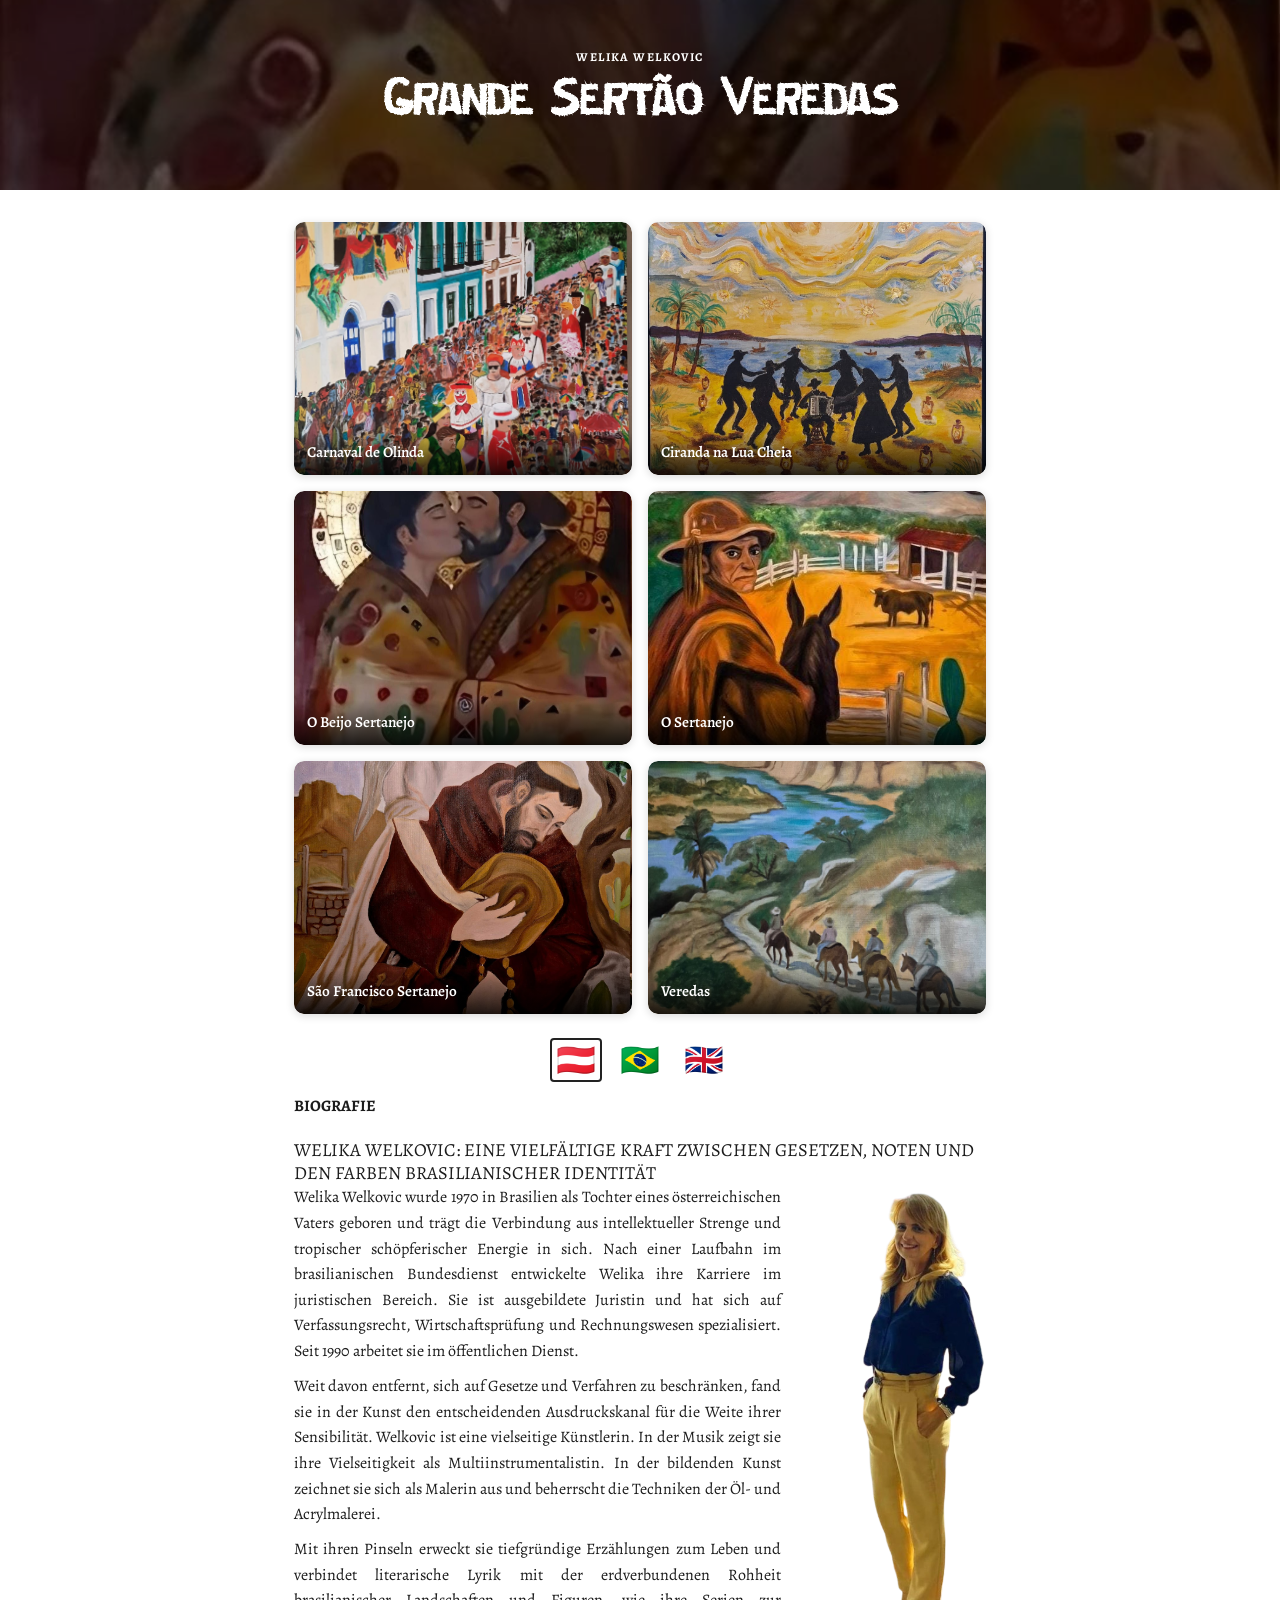
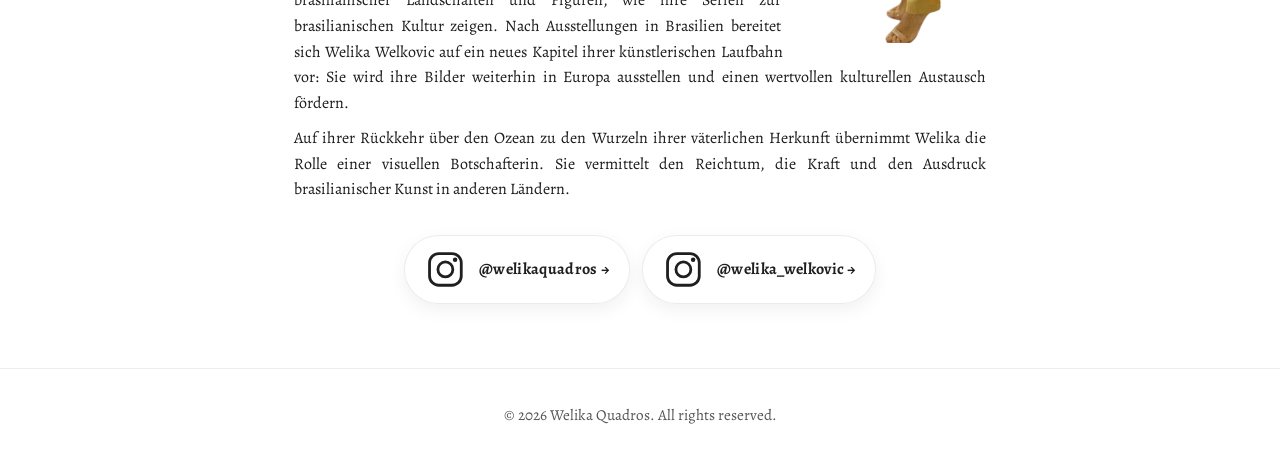
<file: docs/index.html>
<html>
    <head>
        <meta name="viewport" content="width=device-width, initial-scale=1.0">
        <link rel="stylesheet" href="style.css">
        <title>Welika Quadros</title>
    </head>
    <body>
        <header class="site-header">
            <div class="header-overlay"></div>
            <div class="header-content">
                <p class="eyebrow">Welika Welkovic</p>
                <h1>Grande Sertão Veredas</h1>
                <p class="subtitle"></p>
            </div>
        </header>

        <main>
            <div class="image-grid">
                <a class="gallery-card" href="carnavaldeolinda.html">
                    <img src="res/carnavaldeolinda.jpeg" alt="Carnaval de Olinda">
                    <span class="card-label">Carnaval de Olinda</span>
                </a>
                <a class="gallery-card" href="cirandanaluacheia.html">
                    <img src="res/cirandanaluacheia.jpeg" alt="Ciranda na Lua Cheia">
                    <span class="card-label">Ciranda na Lua Cheia</span>
                </a>
                <a class="gallery-card" href="obeijosertanejo.html">
                    <img src="res/obeijosertanejo.jpeg" alt="O Beijo Sertanejo">
                    <span class="card-label">O Beijo Sertanejo</span>
                </a>
                <a class="gallery-card" href="osertanejo.html">
                    <img src="res/osertanejo.jpeg" alt="O Sertanejo">
                    <span class="card-label">O Sertanejo</span>
                </a>
                <a class="gallery-card" href="saofranciscosertanejo.html">
                    <img src="res/saofranciscosertanejo.jpeg" alt="São Francisco Sertanejo">
                    <span class="card-label">São Francisco Sertanejo</span>
                </a>
                <a class="gallery-card" href="veredas.html">
                    <img src="res/veredas.jpeg" alt="Veredas">
                    <span class="card-label">Veredas</span>
                </a>
            </div>
            <br />
            <div class="country-selector" role="radiogroup" aria-label="Select a country">
                <div class="flag-column">
                    <input type="radio" id="country-de" name="country" value="de" checked aria-label="German">
                    <label for="country-de" aria-label="German">🇦🇹</label>

                    <input type="radio" id="country-br" name="country" value="br" aria-label="Brazil">
                    <label for="country-br" aria-label="Brazil">🇧🇷</label>

                    <input type="radio" id="country-en" name="country" value="en" aria-label="English">
                    <label for="country-en" aria-label="English">🇬🇧</label>
                </div>

                <div class="country-panels">
                    <div id="br" class="country-panel">
                        <p><strong>BIOGRAFIA</strong></p>
                        <p class="bio-title">WELIKA WELKOVIC: UMA FORÇA PLURAL QUE TRANSITA ENTRE AS LEIS, AS NOTAS E AS CORES DA IDENTIDADE BRASILEIRA</p>
                        <div class="country-panel-portrait">
                            <img src="res/welika.png" alt="Welika portrait">
                        </div>
                        <p>Nascida no Brasil em 1970, filha de pai austríaco, Welika Welkovic carrega em sua essência o amálgama entre o rigor intelectual e a efervescência criativa tropical. Com uma trajetória no serviço público federal, Welika consolidou sua carreira no universo jurídico. É formada em Direito, com especializações em Direito Constitucional, Auditoria e Contabilidade, e atua como servidora pública desde 1990.</p>
                        <p>Longe de se limitar aos códigos e processos, ela encontrou na arte o canal definitivo para expressar a imensidão de sua sensibilidade. Welkovic é uma artista multifacetada. No campo musical, revela sua versatilidade como multi-instrumentista. Nas artes visuais, destaca-se como pintora e domina as técnicas de tinta a óleo e acrílica.</p>
                        <p>Por meio dos pincéis, ela dá vida a narrativas profundas, unindo o lirismo literário à crueza telúrica das paisagens e personagens nacionais, como evidenciado em suas séries dedicadas à cultura brasileira. Após exposições realizadas no Brasil, Welika Welkovic prepara-se para um novo capítulo em sua jornada artística, continuando a expor seus quadros pela Europa e promovendo um valioso intercâmbio cultural.</p>
                        <p>Ao cruzar o oceano de volta às raízes de sua ascendência paterna, Welika assume o papel de embaixadora visual, divulgando a riqueza, a força e a expressão da arte do Brasil em outros países.</p>
                    </div>
                    <div id="en" class="country-panel">
                        <p><strong>BIOGRAPHY</strong></p>
                        <p class="bio-title">WELIKA WELKOVIC: A PLURAL FORCE MOVING BETWEEN THE LAWS, NOTES, AND COLORS OF BRAZILIAN IDENTITY</p>
                        <div class="country-panel-portrait">
                            <img src="res/welika.png" alt="Welika portrait">
                        </div>
                        <p>Born in Brazil in 1970 to an Austrian father, Welika Welkovic carries within her the blend of intellectual rigor and tropical creative energy. With a career in the Brazilian federal public service, Welika established herself in the legal field. She holds degrees and specializations in Constitutional Law, Auditing, and Accounting, and has worked as a public servant since 1990.</p>
                        <p>Far from limiting herself to codes and legal proceedings, she found in art the definitive channel for expressing the immensity of her sensitivity. Welkovic is a multifaceted artist. In music, she reveals her versatility as a multi-instrumentalist. In the visual arts, she stands out as a painter and masters oil and acrylic techniques.</p>
                        <p>Through her brushes, she brings profound narratives to life, joining literary lyricism with the earthy rawness of Brazil's landscapes and characters, as seen in her series dedicated to Brazilian culture. After exhibiting in Brazil, Welika Welkovic is preparing for a new chapter in her artistic journey, continuing to exhibit her paintings throughout Europe and fostering a valuable cultural exchange.</p>
                        <p>Crossing the ocean back toward the roots of her paternal ancestry, Welika takes on the role of a visual ambassador, sharing the richness, strength, and expression of Brazilian art with other countries.</p>
                    </div>
                    <div id="de" class="country-panel">
                        <p><strong>BIOGRAFIE</strong></p>
                        <p class="bio-title">WELIKA WELKOVIC: EINE VIELFÄLTIGE KRAFT ZWISCHEN GESETZEN, NOTEN UND DEN FARBEN BRASILIANISCHER IDENTITÄT</p>
                        <div class="country-panel-portrait">
                            <img src="res/welika.png" alt="Porträt von Welika">
                        </div>
                        <p>Welika Welkovic wurde 1970 in Brasilien als Tochter eines österreichischen Vaters geboren und trägt die Verbindung aus intellektueller Strenge und tropischer schöpferischer Energie in sich. Nach einer Laufbahn im brasilianischen Bundesdienst entwickelte Welika ihre Karriere im juristischen Bereich. Sie ist ausgebildete Juristin und hat sich auf Verfassungsrecht, Wirtschaftsprüfung und Rechnungswesen spezialisiert. Seit 1990 arbeitet sie im öffentlichen Dienst.</p>
                        <p>Weit davon entfernt, sich auf Gesetze und Verfahren zu beschränken, fand sie in der Kunst den entscheidenden Ausdruckskanal für die Weite ihrer Sensibilität. Welkovic ist eine vielseitige Künstlerin. In der Musik zeigt sie ihre Vielseitigkeit als Multiinstrumentalistin. In der bildenden Kunst zeichnet sie sich als Malerin aus und beherrscht die Techniken der Öl- und Acrylmalerei.</p>
                        <p>Mit ihren Pinseln erweckt sie tiefgründige Erzählungen zum Leben und verbindet literarische Lyrik mit der erdverbundenen Rohheit brasilianischer Landschaften und Figuren, wie ihre Serien zur brasilianischen Kultur zeigen. Nach Ausstellungen in Brasilien bereitet sich Welika Welkovic auf ein neues Kapitel ihrer künstlerischen Laufbahn vor: Sie wird ihre Bilder weiterhin in Europa ausstellen und einen wertvollen kulturellen Austausch fördern.</p>
                        <p>Auf ihrer Rückkehr über den Ozean zu den Wurzeln ihrer väterlichen Herkunft übernimmt Welika die Rolle einer visuellen Botschafterin. Sie vermittelt den Reichtum, die Kraft und den Ausdruck brasilianischer Kunst in anderen Ländern.</p>
                    </div>
                </div>
            </div>
            <div class="social-links">
                <a class="social-card" href="https://instagram.com/welikaquadros" target="_blank" rel="noreferrer" aria-label="Visit Welika Quadros on Instagram">
                    <svg viewBox="0 0 24 24" aria-hidden="true" focusable="false">
                        <rect x="3.5" y="3.5" width="17" height="17" rx="5" fill="none" stroke="currentColor" stroke-width="1.5"/>
                        <circle cx="12" cy="12" r="4" fill="none" stroke="currentColor" stroke-width="1.5"/>
                        <circle cx="17.2" cy="6.8" r="1.2" fill="currentColor"/>
                    </svg>
                    <span>@welikaquadros →</span>
                </a>

                <a class="social-card" href="https://instagram.com/welika_welkovic" target="_blank" rel="noreferrer" aria-label="Visit Welika Welkovic on Instagram">
                    <svg viewBox="0 0 24 24" aria-hidden="true" focusable="false">
                        <rect x="3.5" y="3.5" width="17" height="17" rx="5" fill="none" stroke="currentColor" stroke-width="1.5"/>
                        <circle cx="12" cy="12" r="4" fill="none" stroke="currentColor" stroke-width="1.5"/>
                        <circle cx="17.2" cy="6.8" r="1.2" fill="currentColor"/>
                    </svg>
                    <span>@welika_welkovic →</span>
                </a>
            </div>
        </main>

        <footer class="site-footer">
            <p>© 2026 Welika Quadros. All rights reserved.</p>
        </footer>
    </body>
</html>
</file>
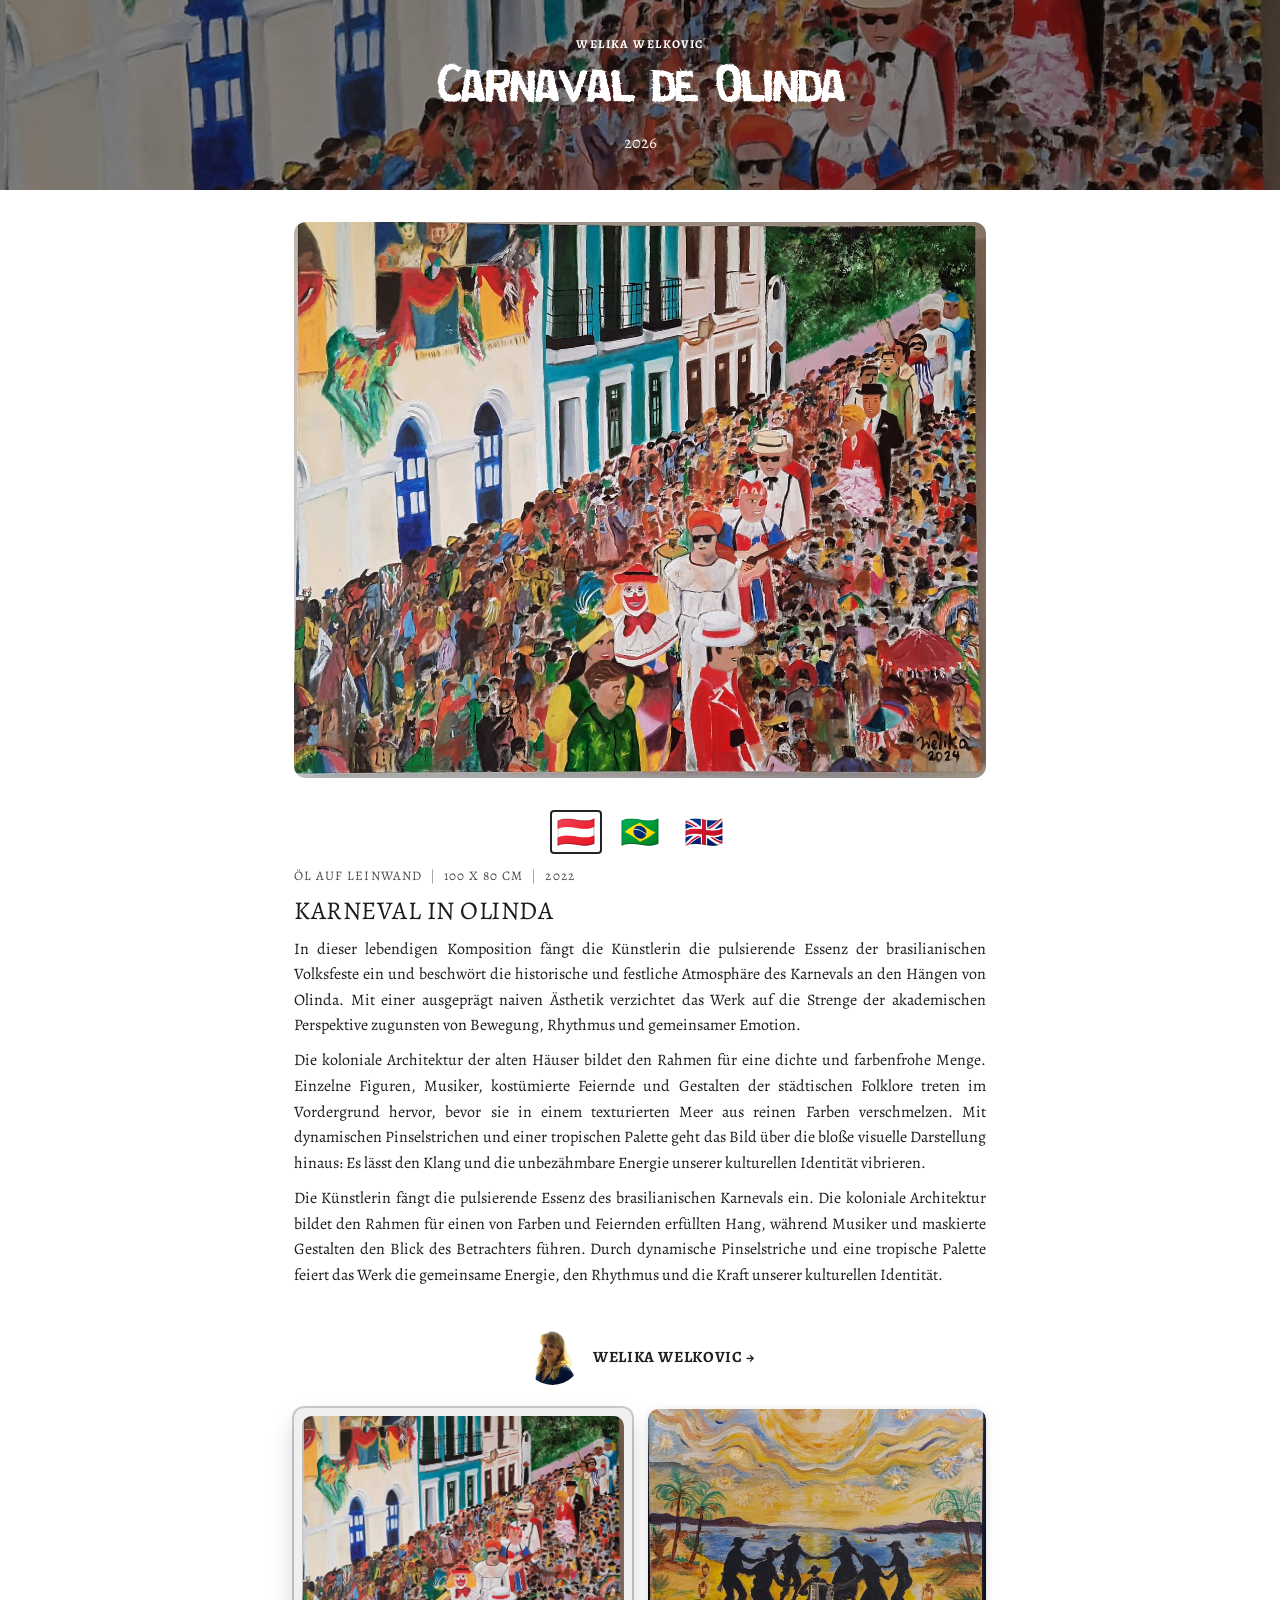
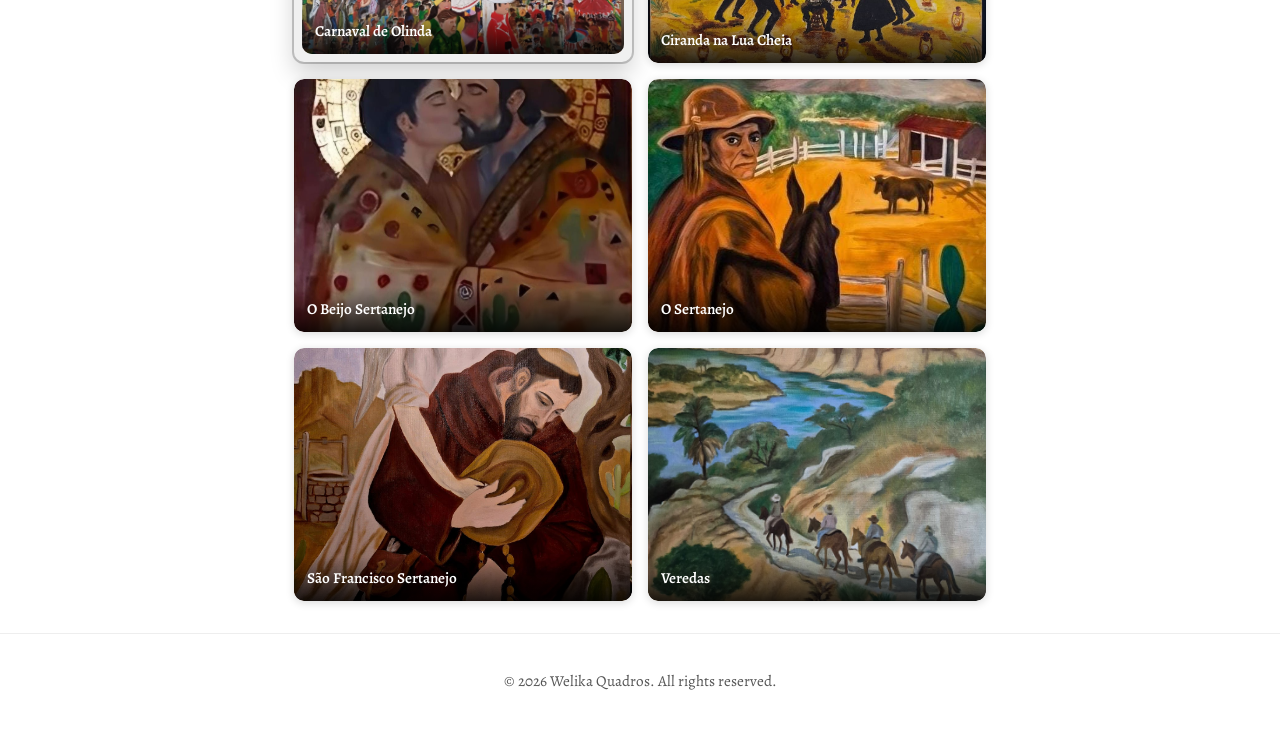
<file: docs/carnavaldeolinda.html>
<html>
	<head>
        <meta name="viewport" content="width=device-width, initial-scale=1.0">
        <link rel="stylesheet" href="style.css">
        <title>Carnaval de Olinda</title>
    </head>
    <body>
        <header class="site-header" style="background-image: url('res/carnavaldeolinda.jpeg');">
            <div class="header-overlay"></div>
            <div class="header-content">
                <p class="eyebrow">Welika Welkovic</p>
                <h1>Carnaval de Olinda</h1>
                <p class="subtitle">2026</p>
            </div>
        </header>

        <main>
            <img class="feature-image" src="res/carnavaldeolinda.jpeg" alt="Carnaval de Olinda">

            <div class="country-selector" role="radiogroup" aria-label="Select a country">
                <div class="flag-column">
                    <input type="radio" id="country-de" name="country" value="de" checked aria-label="German">
                    <label for="country-de" aria-label="German">🇦🇹</label>

                    <input type="radio" id="country-br" name="country" value="br" aria-label="Brazil">
                    <label for="country-br" aria-label="Brazil">🇧🇷</label>

                    <input type="radio" id="country-en" name="country" value="en" aria-label="English">
                    <label for="country-en" aria-label="English">🇬🇧</label>
                </div>

                <div class="country-panels">
                    <div id="br" class="country-panel">
                        <p class="art-meta">
                            <span>Óleo sobre tela</span>
                            <span>100 x 80 cm</span>
                            <span>2022</span>
                        </p>
                        <p class="art-title">CARNAVAL EM OLINDA</p>
                        <p>Nesta vibrante composição, a artista captura a essência pulsante das festas populares brasileiras, evocando a atmosfera histórica e festiva do Carnaval de ladeira. Sob uma estética marcadamente naïf, a obra renuncia à rigidez da perspectiva acadêmica para privilegiar o movimento, o ritmo e a emoção coletiva.</p>
                        <p>A arquitetura colonial dos casarões serve como moldura para uma multidão densa e colorida, onde figuras individuais, músicos, foliões fantasiados e personagens do folclore urbano emergem em primeiro plano antes de se fundirem em um mar texturizado de pura cor. Com pinceladas dinâmicas e uma paleta puramente tropical, o quadro transcende a mera representação visual: ele faz vibrar a sonoridade e a energia indomável da nossa identidade cultural.</p>
                        <p>A artista capta a essência pulsante do Carnaval brasileiro. A arquitetura colonial serve de moldura para uma ladeira tomada por um mar de cores e foliões, onde músicos e personagens mascarados guiam o olhar do espectador. Através de pinceladas dinâmicas e uma paleta puramente tropical, a obra celebra a energia coletiva, o ritmo e a força da nossa identidade cultural.</p>
                    </div>
                    <div id="en" class="country-panel">
                        <p class="art-meta">
                            <span>Oil on canvas</span>
                            <span>100 x 80 cm</span>
                            <span>2022</span>
                        </p>
                        <p class="art-title">CARNIVAL IN OLINDA</p>
                        <p>In this vibrant composition, the artist captures the pulsating essence of Brazilian popular festivals, evoking the historic and festive atmosphere of Carnival on the hillsides. With a distinctly naive aesthetic, the work abandons the rigidity of academic perspective in favor of movement, rhythm, and collective emotion.</p>
                        <p>The colonial architecture of the old houses frames a dense and colorful crowd, where individuals, musicians, costumed revelers, and characters from urban folklore emerge in the foreground before merging into a textured sea of pure color. With dynamic brushstrokes and a purely tropical palette, the painting transcends mere visual representation: it makes the sound and indomitable energy of our cultural identity vibrate.</p>
                        <p>The artist captures the pulsating essence of Brazilian Carnival. Colonial architecture frames a hillside filled with a sea of colors and revelers, where musicians and masked characters guide the viewer's eye. Through dynamic brushstrokes and a purely tropical palette, the work celebrates the collective energy, rhythm, and strength of our cultural identity.</p>
                    </div>
                    <div id="de" class="country-panel">
                        <p class="art-meta">
                            <span>Öl auf Leinwand</span>
                            <span>100 x 80 cm</span>
                            <span>2022</span>
                        </p>
                        <p class="art-title">KARNEVAL IN OLINDA</p>
                        <p>In dieser lebendigen Komposition fängt die Künstlerin die pulsierende Essenz der brasilianischen Volksfeste ein und beschwört die historische und festliche Atmosphäre des Karnevals an den Hängen von Olinda. Mit einer ausgeprägt naiven Ästhetik verzichtet das Werk auf die Strenge der akademischen Perspektive zugunsten von Bewegung, Rhythmus und gemeinsamer Emotion.</p>
                        <p>Die koloniale Architektur der alten Häuser bildet den Rahmen für eine dichte und farbenfrohe Menge. Einzelne Figuren, Musiker, kostümierte Feiernde und Gestalten der städtischen Folklore treten im Vordergrund hervor, bevor sie in einem texturierten Meer aus reinen Farben verschmelzen. Mit dynamischen Pinselstrichen und einer tropischen Palette geht das Bild über die bloße visuelle Darstellung hinaus: Es lässt den Klang und die unbezähmbare Energie unserer kulturellen Identität vibrieren.</p>
                        <p>Die Künstlerin fängt die pulsierende Essenz des brasilianischen Karnevals ein. Die koloniale Architektur bildet den Rahmen für einen von Farben und Feiernden erfüllten Hang, während Musiker und maskierte Gestalten den Blick des Betrachters führen. Durch dynamische Pinselstriche und eine tropische Palette feiert das Werk die gemeinsame Energie, den Rhythmus und die Kraft unserer kulturellen Identität.</p>
                    </div>
                </div>
            </div>

            <a class="artist-card" href="index.html" aria-label="Read more about Welika Welkovic">
                <img src="res/welikaface.png" alt="Portrait of Welika Welkovic">
                <span>Welika Welkovic →</span>
            </a>

            <div class="image-grid">
                <a class="gallery-card active" aria-current="page" href="#" onclick="return false;">
                    <img src="res/carnavaldeolinda.jpeg" alt="Carnaval de Olinda">
                    <span class="card-label">Carnaval de Olinda</span>
                </a>
                <a class="gallery-card" href="cirandanaluacheia.html">
                    <img src="res/cirandanaluacheia.jpeg" alt="Ciranda na Lua Cheia">
                    <span class="card-label">Ciranda na Lua Cheia</span>
                </a>
                <a class="gallery-card" href="obeijosertanejo.html">
                    <img src="res/obeijosertanejo.jpeg" alt="O Beijo Sertanejo">
                    <span class="card-label">O Beijo Sertanejo</span>
                </a>
                <a class="gallery-card" href="osertanejo.html">
                    <img src="res/osertanejo.jpeg" alt="O Sertanejo">
                    <span class="card-label">O Sertanejo</span>
                </a>
                <a class="gallery-card" href="saofranciscosertanejo.html">
                    <img src="res/saofranciscosertanejo.jpeg" alt="São Francisco Sertanejo">
                    <span class="card-label">São Francisco Sertanejo</span>
                </a>
                <a class="gallery-card" href="veredas.html">
                    <img src="res/veredas.jpeg" alt="Veredas">
                    <span class="card-label">Veredas</span>
                </a>
            </div>
        </main>

        <footer class="site-footer">
            <p>© 2026 Welika Quadros. All rights reserved.</p>
        </footer>
</file>
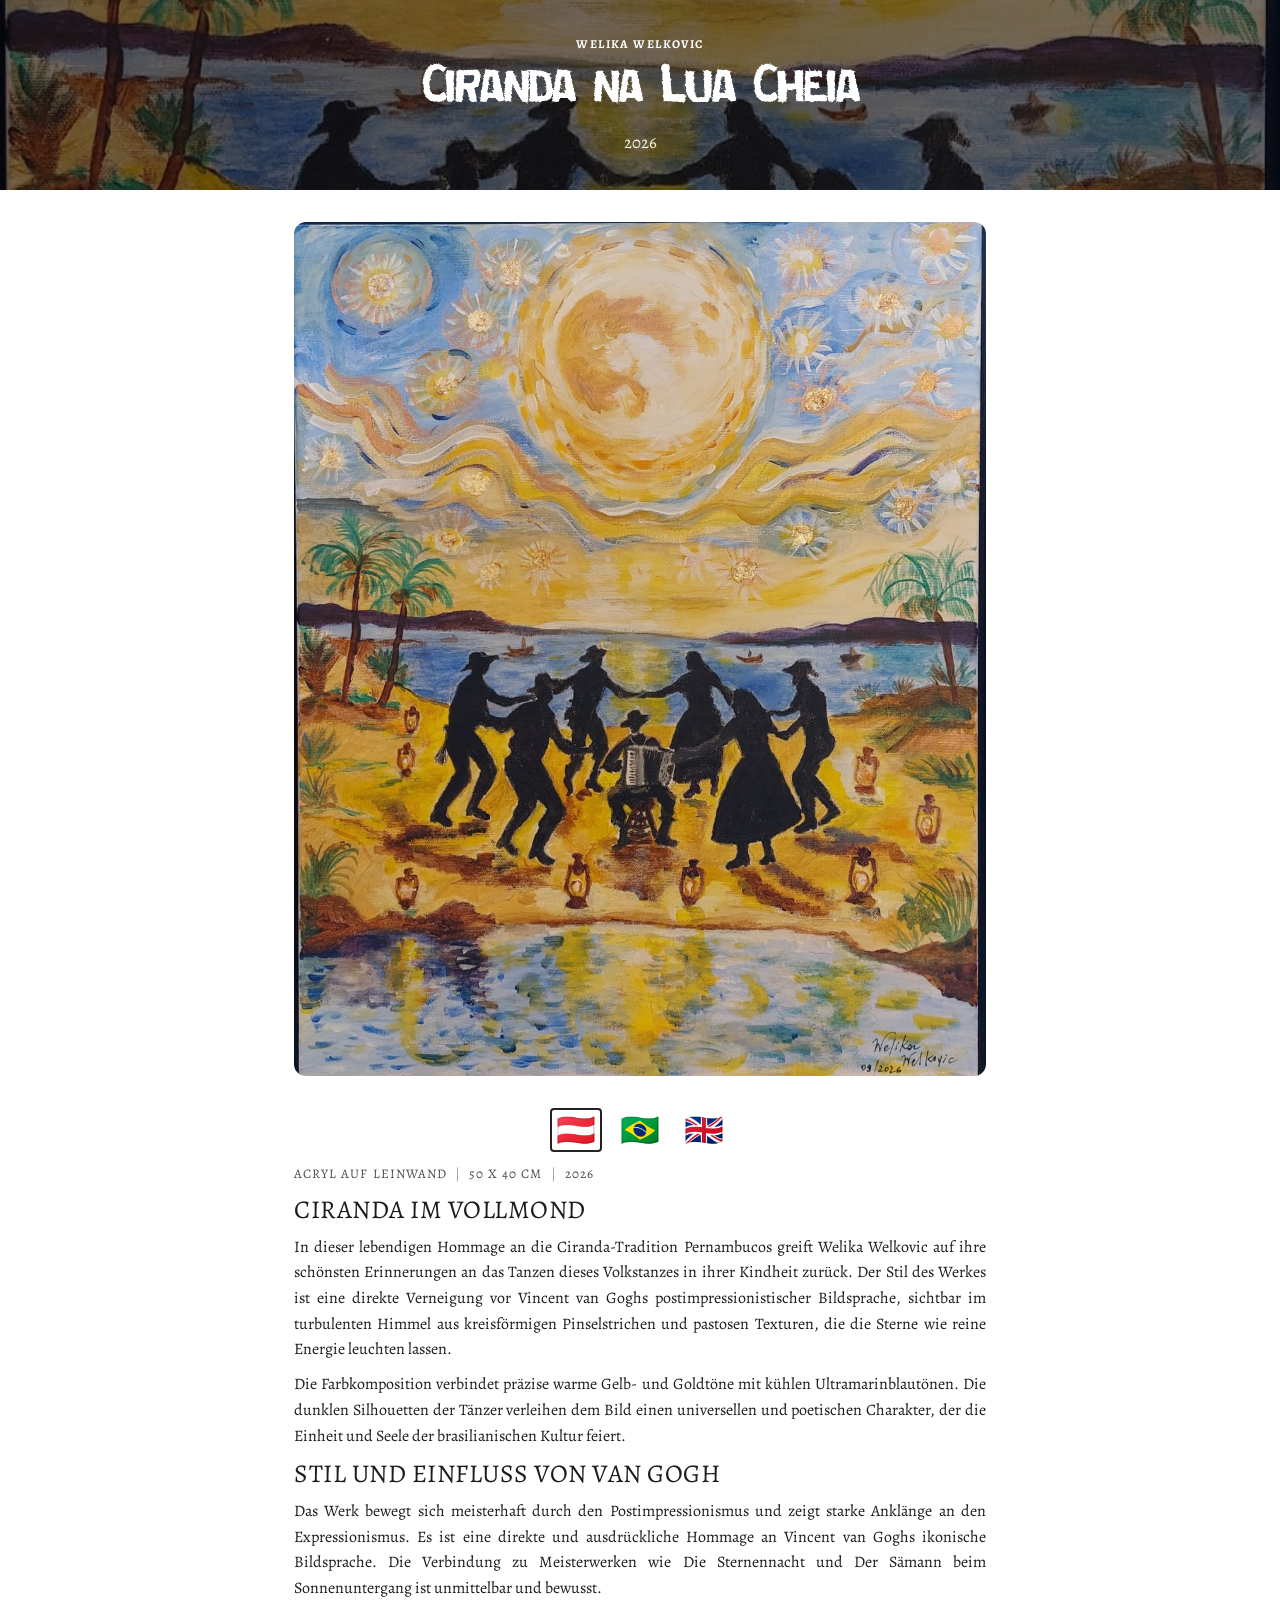
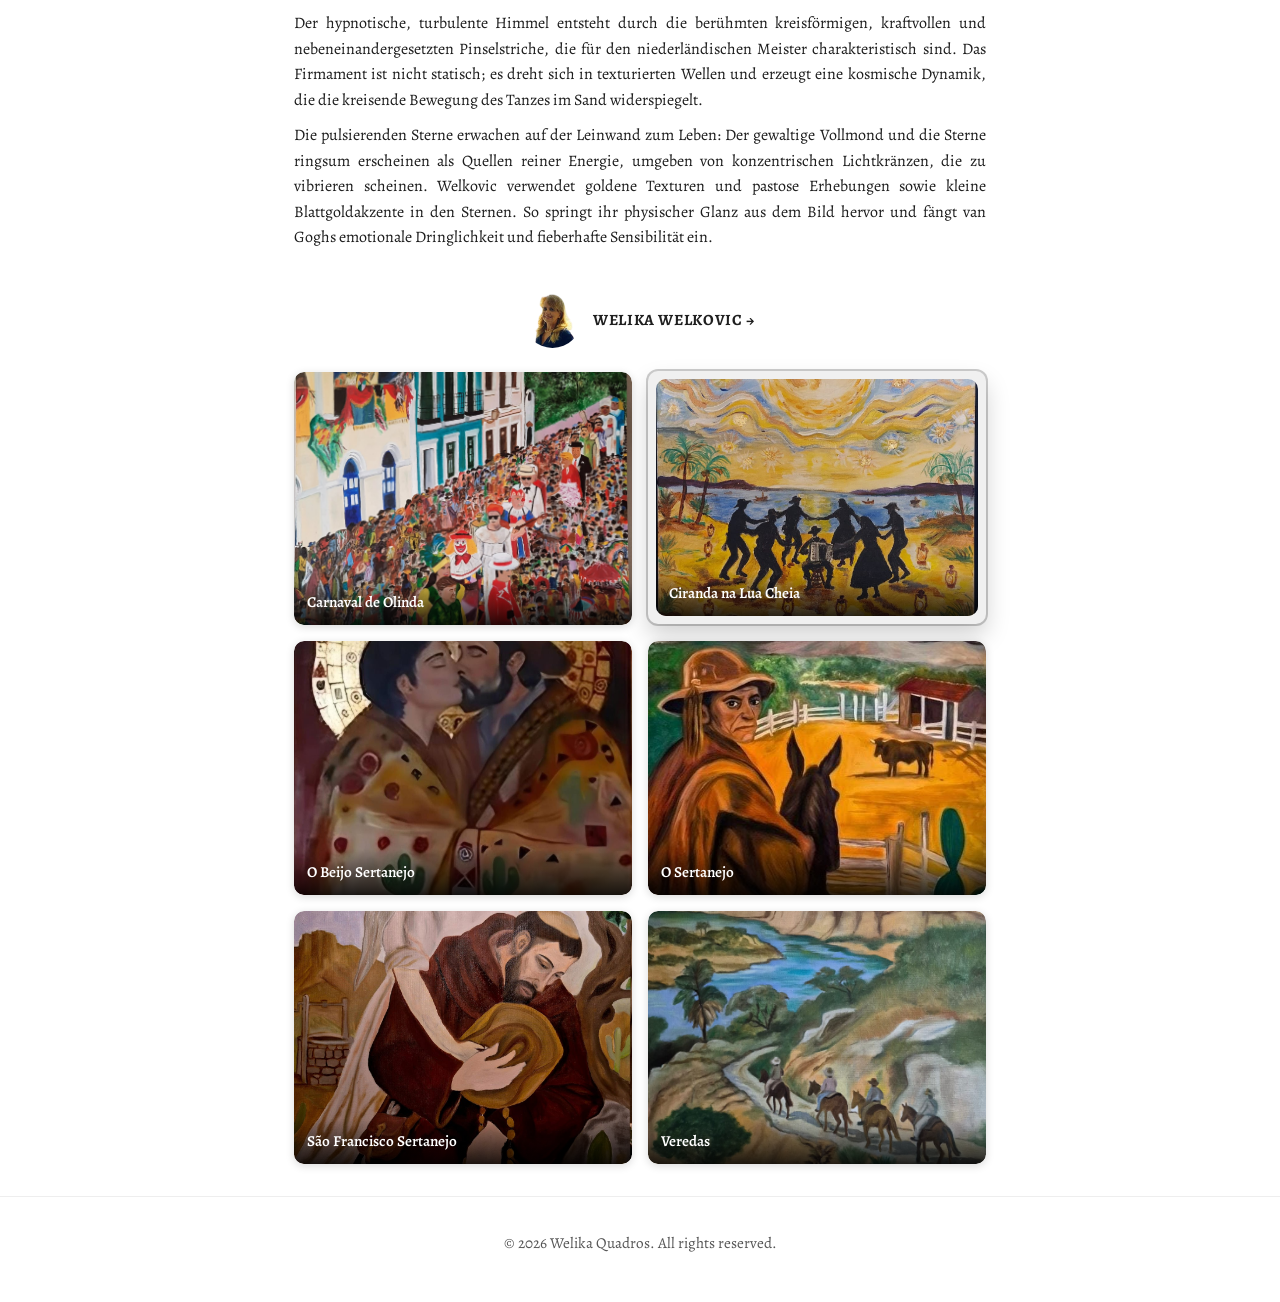
<file: docs/cirandanaluacheia.html>
<html>
    <head>
        <meta name="viewport" content="width=device-width, initial-scale=1.0">
        <link rel="stylesheet" href="style.css">
        <title>Ciranda na Lua Cheia</title>
    </head>
    <body>
        <header class="site-header" style="background-image: url('res/cirandanaluacheia.jpeg');">
            <div class="header-overlay"></div>
            <div class="header-content">
                <p class="eyebrow">Welika Welkovic</p>
                <h1>Ciranda na Lua Cheia</h1>
                <p class="subtitle">2026</p>
            </div>
        </header>

        <main>
            <img class="feature-image" src="res/cirandanaluacheia.jpeg" alt="Ciranda na Lua Cheia">

            <div class="country-selector" role="radiogroup" aria-label="Select a country">
                <div class="flag-column">
                    <input type="radio" id="country-de" name="country" value="de" checked aria-label="German">
                    <label for="country-de" aria-label="German">🇦🇹</label>

                    <input type="radio" id="country-br" name="country" value="br" aria-label="Brazil">
                    <label for="country-br" aria-label="Brazil">🇧🇷</label>

                    <input type="radio" id="country-en" name="country" value="en" aria-label="English">
                    <label for="country-en" aria-label="English">🇬🇧</label>
                </div>

                <div class="country-panels">
                    <div id="br" class="country-panel">
                        <p class="art-meta">
                            <span>Acrílica sobre tela</span>
                            <span>50 x 40 cm</span>
                            <span>2026</span>
                        </p>
                        <p class="art-title">CIRANDA NA LUA CHEIA</p>
                        <p>Nesta vibrante homenagem à ciranda de Pernambuco, Welika Welkovic resgata suas memórias mais afetivas dos tempos em que dançava a manifestação folclórica quando criança. O estilo da obra é uma reverência direta à linguagem pós-impressionista de Vincent van Gogh, visível no céu turbulento construído com pinceladas circulares e texturas em impasto que fazem os astros brilharem como pura energia.</p>
                        <p>O jogo de cores equilibra de forma precisa os tons quentes de amarelo e dourado com os tons frios de azul ultramar, enquanto as silhuetas escuras dos cirandeiros trazem um caráter universal e poético que exalta a união e a alma da cultura brasileira.</p>
                        <p class="art-title">Estilo e influência de Van Gogh</p>
                        <p>O estilo da obra transita com maestria pelo pós-impressionismo com fortes flertes com o expressionismo, trazendo uma reverência direta e explícita à icônica linguagem visual de Vincent van Gogh. A conexão com obras-primas como A Noite Estrelada e O Semeador com o Pôr do Sol é imediata e deliberada.</p>
                        <p>O céu hipnótico e turbulento é construído através das célebres pinceladas circulares, vigorosas e justapostas, características do gênio holandês. O firmamento não é estático; ele gira em ondas texturizadas, criando uma sensação de dinamismo cósmico que mimetiza o próprio movimento circular da dança na areia.</p>
                        <p>Os astros pulsantes ganham vida na tela: a colossal lua cheia e as estrelas ao redor são retratadas como fontes de energia pura, cercadas por halos concêntricos de luz que parecem vibrar. Welkovic utiliza texturas e relevos dourados em impasto, com pequenos toques de folha de ouro nas estrelas, que fazem o brilho físico saltar do quadro, capturando a urgência emocional e a sensibilidade febril de Van Gogh.</p>
                    </div>
                    <div id="en" class="country-panel">
                        <p class="art-meta">
                            <span>Acrylic on canvas</span>
                            <span>50 x 40 cm</span>
                            <span>2026</span>
                        </p>
                        <p class="art-title">CIRANDA UNDER THE FULL MOON</p>
                        <p>In this vibrant tribute to the ciranda tradition of Pernambuco, Welika Welkovic draws on her most cherished memories of dancing this folk tradition as a child. The style of the work is a direct homage to Vincent van Gogh's post-Impressionist language, visible in the turbulent sky built from circular brushstrokes and impasto textures that make the stars shine like pure energy.</p>
                        <p>The color scheme precisely balances warm shades of yellow and gold with cool ultramarine blues, while the dark silhouettes of the dancers create a universal and poetic character that celebrates the unity and soul of Brazilian culture.</p>
                        <p class="art-title">STYLE AND INFLUENCE OF VAN GOGH</p>
                        <p>The work moves masterfully through Post-Impressionism, with strong touches of Expressionism, offering a direct and explicit homage to Vincent van Gogh's iconic visual language. Its connection to masterpieces such as The Starry Night and The Sower with Setting Sun is immediate and deliberate.</p>
                        <p>The hypnotic, turbulent sky is built through the famous circular, vigorous, and juxtaposed brushstrokes characteristic of the Dutch genius. The firmament is not static; it turns in textured waves, creating a sense of cosmic dynamism that echoes the circular movement of the dance on the sand.</p>
                        <p>The pulsing stars come alive on the canvas: the colossal full moon and the surrounding stars are portrayed as sources of pure energy, surrounded by concentric halos of light that seem to vibrate. Welkovic uses golden textures and raised impasto, with small touches of gold leaf on the stars, making their physical brilliance leap from the painting and capturing Van Gogh's emotional urgency and feverish sensitivity.</p>
                    </div>
                    <div id="de" class="country-panel">
                        <p class="art-meta">
                            <span>Acryl auf Leinwand</span>
                            <span>50 x 40 cm</span>
                            <span>2026</span>
                        </p>
                        <p class="art-title">CIRANDA IM VOLLMOND</p>
                        <p>In dieser lebendigen Hommage an die Ciranda-Tradition Pernambucos greift Welika Welkovic auf ihre schönsten Erinnerungen an das Tanzen dieses Volkstanzes in ihrer Kindheit zurück. Der Stil des Werkes ist eine direkte Verneigung vor Vincent van Goghs postimpressionistischer Bildsprache, sichtbar im turbulenten Himmel aus kreisförmigen Pinselstrichen und pastosen Texturen, die die Sterne wie reine Energie leuchten lassen.</p>
                        <p>Die Farbkomposition verbindet präzise warme Gelb- und Goldtöne mit kühlen Ultramarinblautönen. Die dunklen Silhouetten der Tänzer verleihen dem Bild einen universellen und poetischen Charakter, der die Einheit und Seele der brasilianischen Kultur feiert.</p>
                        <p class="art-title">STIL UND EINFLUSS VON VAN GOGH</p>
                        <p>Das Werk bewegt sich meisterhaft durch den Postimpressionismus und zeigt starke Anklänge an den Expressionismus. Es ist eine direkte und ausdrückliche Hommage an Vincent van Goghs ikonische Bildsprache. Die Verbindung zu Meisterwerken wie Die Sternennacht und Der Sämann beim Sonnenuntergang ist unmittelbar und bewusst.</p>
                        <p>Der hypnotische, turbulente Himmel entsteht durch die berühmten kreisförmigen, kraftvollen und nebeneinandergesetzten Pinselstriche, die für den niederländischen Meister charakteristisch sind. Das Firmament ist nicht statisch; es dreht sich in texturierten Wellen und erzeugt eine kosmische Dynamik, die die kreisende Bewegung des Tanzes im Sand widerspiegelt.</p>
                        <p>Die pulsierenden Sterne erwachen auf der Leinwand zum Leben: Der gewaltige Vollmond und die Sterne ringsum erscheinen als Quellen reiner Energie, umgeben von konzentrischen Lichtkränzen, die zu vibrieren scheinen. Welkovic verwendet goldene Texturen und pastose Erhebungen sowie kleine Blattgoldakzente in den Sternen. So springt ihr physischer Glanz aus dem Bild hervor und fängt van Goghs emotionale Dringlichkeit und fieberhafte Sensibilität ein.</p>
                    </div>
                </div>
            </div>

            <a class="artist-card" href="index.html" aria-label="Read more about Welika Welkovic">
                <img src="res/welikaface.png" alt="Portrait of Welika Welkovic">
                <span>Welika Welkovic →</span>
            </a>

            <div class="image-grid">
                <a class="gallery-card" href="carnavaldeolinda.html">
                    <img src="res/carnavaldeolinda.jpeg" alt="Carnaval de Olinda">
                    <span class="card-label">Carnaval de Olinda</span>
                </a>
                <a class="gallery-card active" aria-current="page" href="#" onclick="return false;">
                    <img src="res/cirandanaluacheia.jpeg" alt="Ciranda na Lua Cheia">
                    <span class="card-label">Ciranda na Lua Cheia</span>
                </a>
                <a class="gallery-card" href="obeijosertanejo.html">
                    <img src="res/obeijosertanejo.jpeg" alt="O Beijo Sertanejo">
                    <span class="card-label">O Beijo Sertanejo</span>
                </a>
                <a class="gallery-card" href="osertanejo.html">
                    <img src="res/osertanejo.jpeg" alt="O Sertanejo">
                    <span class="card-label">O Sertanejo</span>
                </a>
                <a class="gallery-card" href="saofranciscosertanejo.html">
                    <img src="res/saofranciscosertanejo.jpeg" alt="São Francisco Sertanejo">
                    <span class="card-label">São Francisco Sertanejo</span>
                </a>
                <a class="gallery-card" href="veredas.html">
                    <img src="res/veredas.jpeg" alt="Veredas">
                    <span class="card-label">Veredas</span>
                </a>
            </div>
        </main>

        <footer class="site-footer">
            <p>© 2026 Welika Quadros. All rights reserved.</p>
        </footer>
    </body>
</html>
</file>
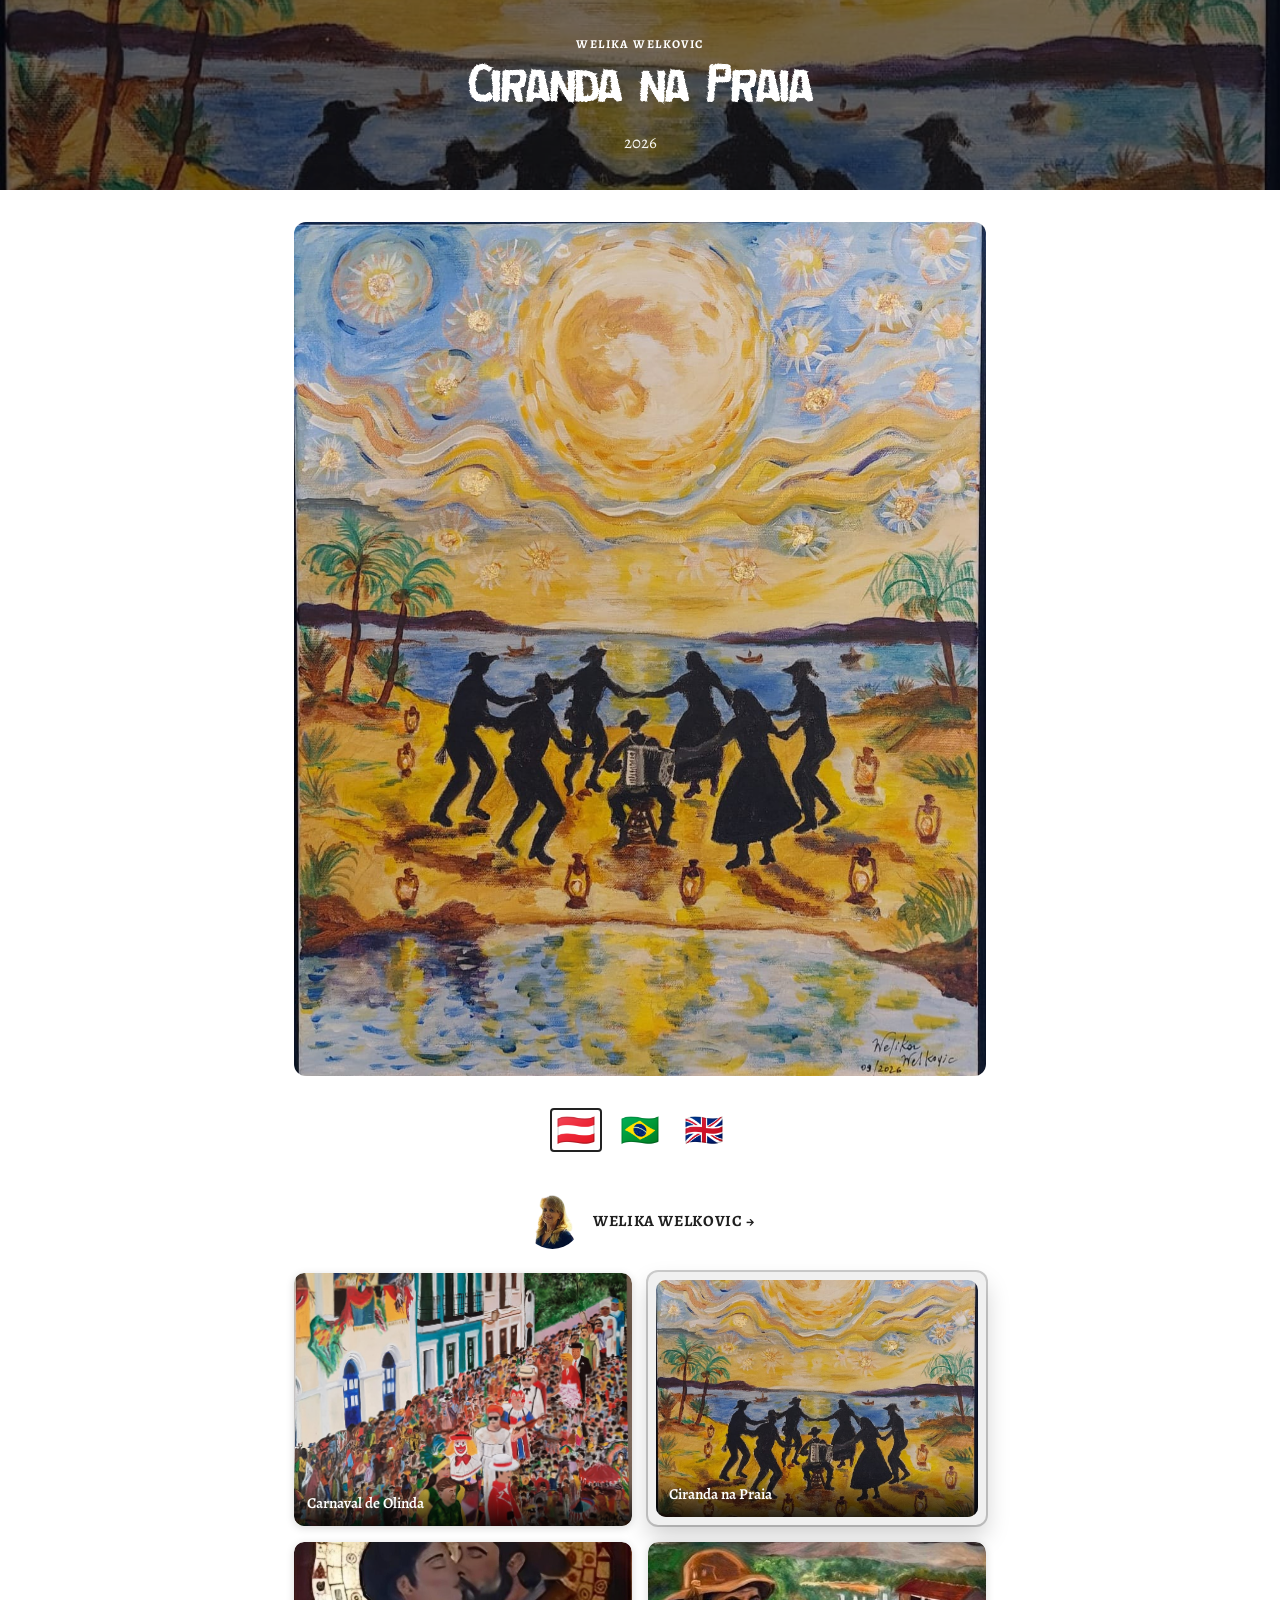
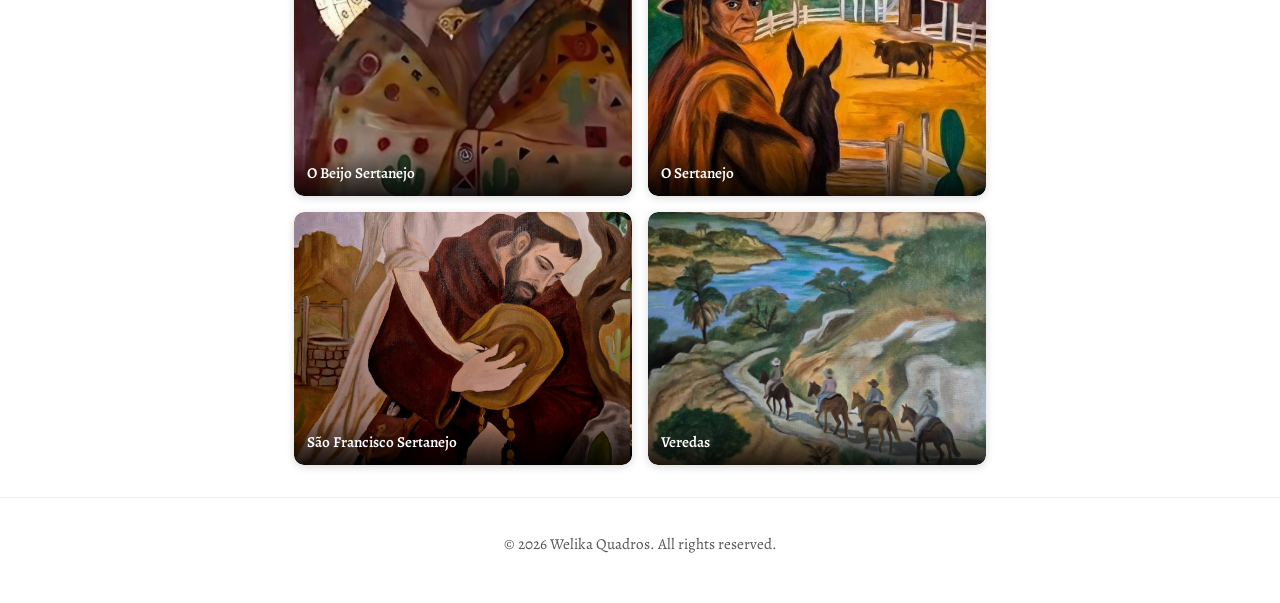
<file: docs/cirandanapraia.html>
<html>
    <head>
        <meta name="viewport" content="width=device-width, initial-scale=1.0">
        <link rel="stylesheet" href="style.css">
        <title>Ciranda na Praia</title>
    </head>
    <body>
        <header class="site-header" style="background-image: url('res/cirandanapraia.jpeg');">
            <div class="header-overlay"></div>
            <div class="header-content">
                <p class="eyebrow">Welika Welkovic</p>
                <h1>Ciranda na Praia</h1>
                <p class="subtitle">2026</p>
            </div>
        </header>

        <main>
            <img class="feature-image" src="res/cirandanapraia.jpeg" alt="Ciranda na Praia">

            <div class="country-selector" role="radiogroup" aria-label="Select a country">
                <div class="flag-column">
                    <input type="radio" id="country-at" name="country" value="at" checked aria-label="Austria">
                    <label for="country-at" aria-label="Austria">🇦🇹</label>

                    <input type="radio" id="country-br" name="country" value="br" aria-label="Brazil">
                    <label for="country-br" aria-label="Brazil">🇧🇷</label>

                    <input type="radio" id="country-uk" name="country" value="uk" aria-label="United Kingdom">
                    <label for="country-uk" aria-label="United Kingdom">🇬🇧</label>
                </div>

                <div class="country-panels">
                    <div id="br" class="country-panel">
                        <p class="art-meta">
                            <span>Óleo sobre tela</span>
                            <span>50 x 40 cm</span>
                            <span>2026</span>
                        </p>
                        <p><strong>CIRANDA NA PRAIA</strong></p>
                        <p>Nesta pequena e delicada composição, a artista captura o movimento sereno de uma ciranda na praia, transformando o cotidiano litorâneo em uma cena de afeto, música e memória coletiva.</p>
                        <p>A cena se desenrola em um cenário de areia, mar e luz suave, onde as figuras se entrelaçam em um gesto de companheirismo e celebração. O traço simples e a paleta leve evocam uma sensação de infância, ritual e pertencimento, como se a própria paisagem estivesse dançando junto ao grupo.</p>
                    </div>
                    <div id="uk" class="country-panel">United Kingdom panel</div>
                    <div id="at" class="country-panel">Austria panel</div>
                </div>
            </div>

            <a class="artist-card" href="index.html" aria-label="Read more about Welika Welkovic">
                <img src="res/welikaface.png" alt="Portrait of Welika Welkovic">
                <span>Welika Welkovic →</span>
            </a>

            <div class="image-grid">
                <a class="gallery-card" href="carnavaldeolinda.html">
                    <img src="res/carnavaldeolinda.jpeg" alt="Carnaval de Olinda">
                    <span class="card-label">Carnaval de Olinda</span>
                </a>
                <a class="gallery-card active" aria-current="page" href="#" onclick="return false;">
                    <img src="res/cirandanapraia.jpeg" alt="Ciranda na Praia">
                    <span class="card-label">Ciranda na Praia</span>
                </a>
                <a class="gallery-card" href="obeijosertanejo.html">
                    <img src="res/obeijosertanejo.jpeg" alt="O Beijo Sertanejo">
                    <span class="card-label">O Beijo Sertanejo</span>
                </a>
                <a class="gallery-card" href="osertanejo.html">
                    <img src="res/osertanejo.jpeg" alt="O Sertanejo">
                    <span class="card-label">O Sertanejo</span>
                </a>
                <a class="gallery-card" href="saofranciscosertanejo.html">
                    <img src="res/saofranciscosertanejo.jpeg" alt="São Francisco Sertanejo">
                    <span class="card-label">São Francisco Sertanejo</span>
                </a>
                <a class="gallery-card" href="veredas.html">
                    <img src="res/veredas.jpeg" alt="Veredas">
                    <span class="card-label">Veredas</span>
                </a>
            </div>
        </main>

        <footer class="site-footer">
            <p>© 2026 Welika Quadros. All rights reserved.</p>
        </footer>
    </body>
</html>
</file>
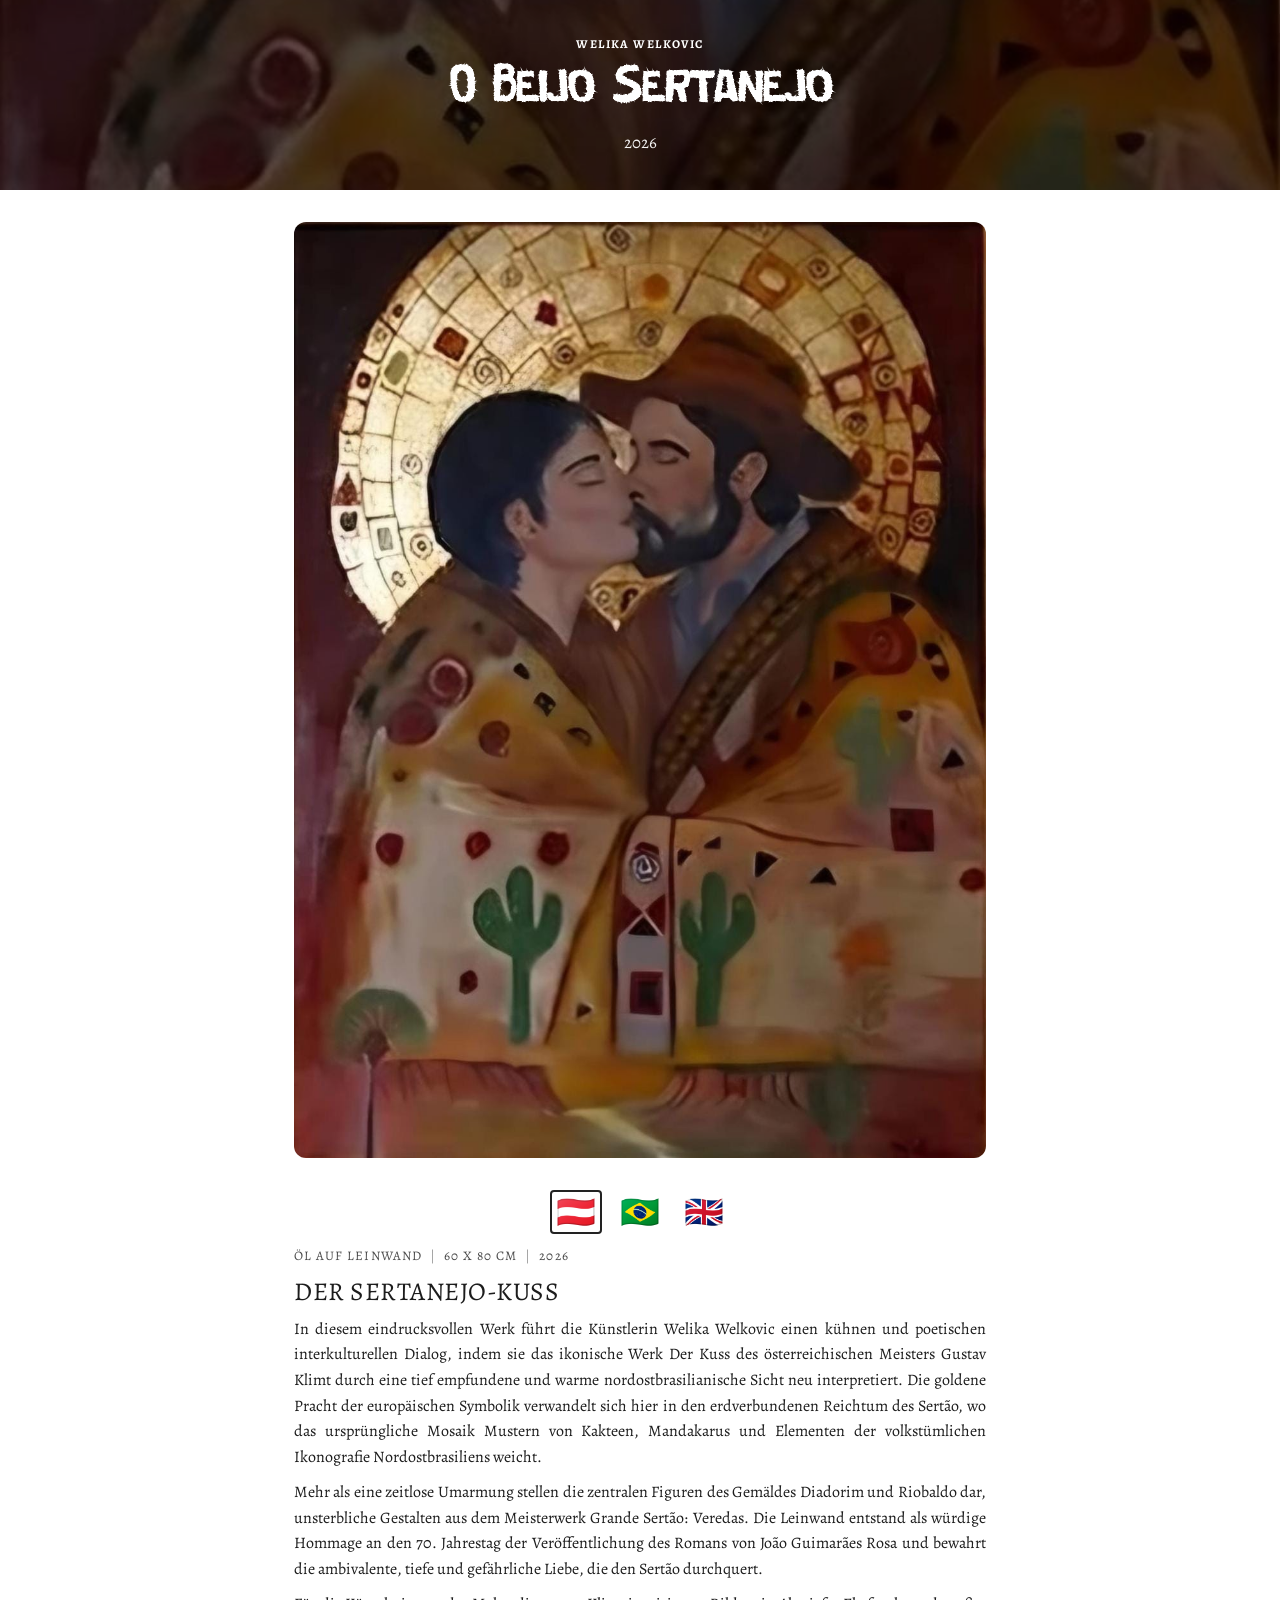
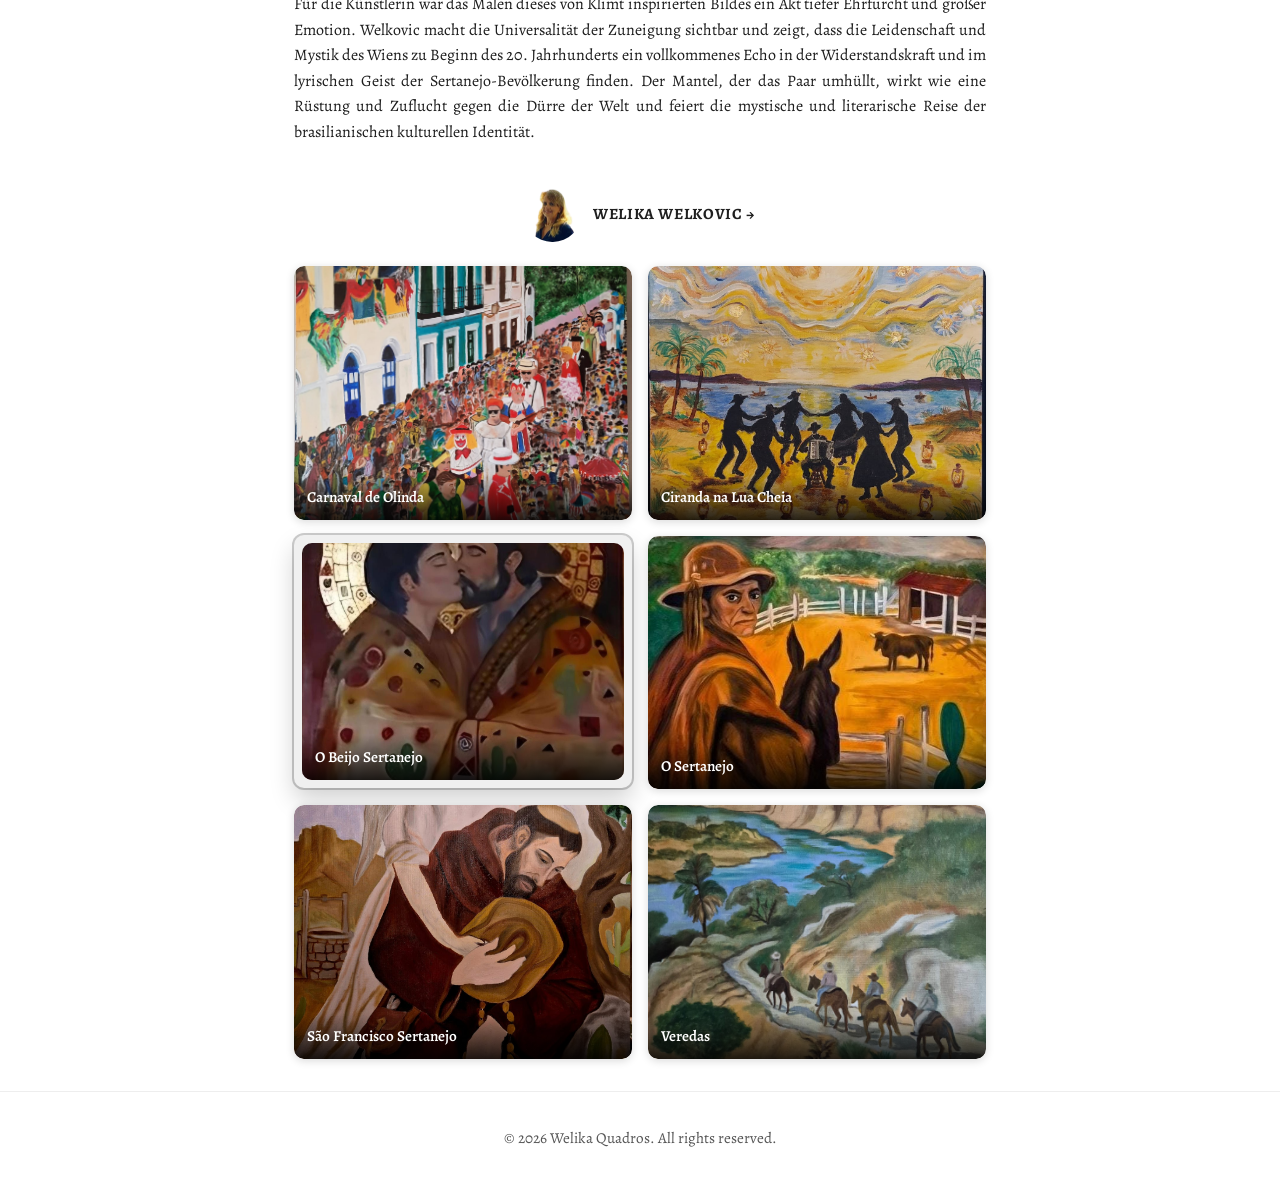
<file: docs/obeijosertanejo.html>
<html>
    <head>
        <meta name="viewport" content="width=device-width, initial-scale=1.0">
        <link rel="stylesheet" href="style.css">
        <title>O Beijo Sertanejo</title>
    </head>
    <body>
        <header class="site-header">
            <div class="header-overlay"></div>
            <div class="header-content">
                <p class="eyebrow">Welika Welkovic</p>
                <h1>O Beijo Sertanejo</h1>
                <p class="subtitle">2026</p>
            </div>
        </header>

        <main>

            <img class="feature-image" src="res/obeijosertanejo.jpeg" alt="O Beijo Sertanejo">

            <div class="country-selector" role="radiogroup" aria-label="Select a country">
                <div class="flag-column">
                    <input type="radio" id="country-de" name="country" value="de" checked aria-label="German">
                    <label for="country-de" aria-label="German">🇦🇹</label>

                    <input type="radio" id="country-br" name="country" value="br" aria-label="Brazil">
                    <label for="country-br" aria-label="Brazil">🇧🇷</label>

                    <input type="radio" id="country-en" name="country" value="en" aria-label="English">
                    <label for="country-en" aria-label="English">🇬🇧</label>
                </div>

                <div class="country-panels">
                    <div id="br" class="country-panel">
                        <p class="art-meta">
                            <span>Óleo sobre tela</span>
                            <span>60 x 80 cm</span>
                            <span>2026</span>
                        </p>
                        <p class="art-title">O BEIJO SERTANEJO</p>
                        <p>Nesta obra imponente, a artista Welika Welkovic promove um audacioso e poético diálogo transcultural ao reinterpretar a icônica obra O Beijo, do mestre austríaco Gustav Klimt, sob uma profunda e calorosa visão nordestina. A opulência dourada do simbolismo europeu é aqui transmutada na riqueza telúrica do sertão, onde o mosaico original dá lugar aos padrões de cactos, mandacarus e elementos da iconografia popular do Nordeste brasileiro.</p>
                        <p>Mais do que um abraço atemporal, os personagens centrais da pintura representam Diadorim e Riobaldo, figuras imortais da obra-prima Grande Sertão: Veredas. A criação da tela surge como uma justa homenagem aos 70 anos de publicação do romance de João Guimarães Rosa, eternizando em tinta o amor ambíguo, profundo e perigoso que cruza os gerais.</p>
                        <p>Para a artista, pintar esta tela inspirada em Klimt foi um exercício de profunda reverência e emoção. Welkovic canalizou o sentimento de universalidade do afeto para provar que a paixão e a mística da Viena do início do século XX encontram eco perfeito na resiliência e no lirismo do povo sertanejo. O manto que envolve o casal funciona como uma espécie de armadura e refúgio contra a aridez do mundo, celebrando a travessia mística e literária da identidade cultural brasileira.</p>
                    </div>
                    <div id="en" class="country-panel">
                        <p class="art-meta">
                            <span>Oil on canvas</span>
                            <span>60 x 80 cm</span>
                            <span>2026</span>
                        </p>
                        <p class="art-title">THE SERTANEJO KISS</p>
                        <p>In this imposing work, artist Welika Welkovic creates a bold and poetic cross-cultural dialogue by reinterpreting The Kiss, the iconic work by Austrian master Gustav Klimt, through a profound and warm Northeastern Brazilian vision. The golden opulence of European symbolism is transformed here into the earthy richness of the sertao, where the original mosaic gives way to patterns of cacti, mandacarus, and elements of Northeastern Brazil's popular iconography.</p>
                        <p>More than a timeless embrace, the painting's central figures represent Diadorim and Riobaldo, immortal characters from the masterpiece Grande Sertao: Veredas. The canvas was created as a fitting tribute to the 70th anniversary of the publication of Joao Guimaraes Rosa's novel, preserving in paint the ambiguous, profound, and dangerous love that crosses the gerais.</p>
                        <p>For the artist, painting this work inspired by Klimt was an exercise in profound reverence and emotion. Welkovic channeled the universality of affection to show that the passion and mysticism of early twentieth-century Vienna find a perfect echo in the resilience and lyricism of the sertanejo people. The mantle surrounding the couple acts as a kind of armor and refuge against the world's aridity, celebrating the mystical and literary journey of Brazilian cultural identity.</p>
                    </div>
                    <div id="de" class="country-panel">
                        <p class="art-meta">
                            <span>Öl auf Leinwand</span>
                            <span>60 x 80 cm</span>
                            <span>2026</span>
                        </p>
                        <p class="art-title">DER SERTANEJO-KUSS</p>
                        <p>In diesem eindrucksvollen Werk führt die Künstlerin Welika Welkovic einen kühnen und poetischen interkulturellen Dialog, indem sie das ikonische Werk Der Kuss des österreichischen Meisters Gustav Klimt durch eine tief empfundene und warme nordostbrasilianische Sicht neu interpretiert. Die goldene Pracht der europäischen Symbolik verwandelt sich hier in den erdverbundenen Reichtum des Sertão, wo das ursprüngliche Mosaik Mustern von Kakteen, Mandakarus und Elementen der volkstümlichen Ikonografie Nordostbrasiliens weicht.</p>
                        <p>Mehr als eine zeitlose Umarmung stellen die zentralen Figuren des Gemäldes Diadorim und Riobaldo dar, unsterbliche Gestalten aus dem Meisterwerk Grande Sertão: Veredas. Die Leinwand entstand als würdige Hommage an den 70. Jahrestag der Veröffentlichung des Romans von João Guimarães Rosa und bewahrt die ambivalente, tiefe und gefährliche Liebe, die den Sertão durchquert.</p>
                        <p>Für die Künstlerin war das Malen dieses von Klimt inspirierten Bildes ein Akt tiefer Ehrfurcht und großer Emotion. Welkovic macht die Universalität der Zuneigung sichtbar und zeigt, dass die Leidenschaft und Mystik des Wiens zu Beginn des 20. Jahrhunderts ein vollkommenes Echo in der Widerstandskraft und im lyrischen Geist der Sertanejo-Bevölkerung finden. Der Mantel, der das Paar umhüllt, wirkt wie eine Rüstung und Zuflucht gegen die Dürre der Welt und feiert die mystische und literarische Reise der brasilianischen kulturellen Identität.</p>
                    </div>
                </div>
            </div>

            <a class="artist-card" href="index.html" aria-label="Read more about Welika Welkovic">
                <img src="res/welikaface.png" alt="Portrait of Welika Welkovic">
                <span>Welika Welkovic →</span>
            </a>

            <div class="image-grid">
                <a class="gallery-card" href="carnavaldeolinda.html">
                    <img src="res/carnavaldeolinda.jpeg" alt="Carnaval de Olinda">
                    <span class="card-label">Carnaval de Olinda</span>
                </a>
                <a class="gallery-card" href="cirandanaluacheia.html">
                    <img src="res/cirandanaluacheia.jpeg" alt="Ciranda na Lua Cheia">
                    <span class="card-label">Ciranda na Lua Cheia</span>
                </a>
                <a class="gallery-card active" aria-current="page" href="#" onclick="return false;">
                    <img src="res/obeijosertanejo.jpeg" alt="O Beijo Sertanejo">
                    <span class="card-label">O Beijo Sertanejo</span>
                </a>
                <a class="gallery-card" href="osertanejo.html">
                    <img src="res/osertanejo.jpeg" alt="O Sertanejo">
                    <span class="card-label">O Sertanejo</span>
                </a>
                <a class="gallery-card" href="saofranciscosertanejo.html">
                    <img src="res/saofranciscosertanejo.jpeg" alt="São Francisco Sertanejo">
                    <span class="card-label">São Francisco Sertanejo</span>
                </a>
                <a class="gallery-card" href="veredas.html">
                    <img src="res/veredas.jpeg" alt="Veredas">
                    <span class="card-label">Veredas</span>
                </a>
            </div>
        </main>

        <footer class="site-footer">
            <p>© 2026 Welika Quadros. All rights reserved.</p>
        </footer>
    </body>
</html>
</file>
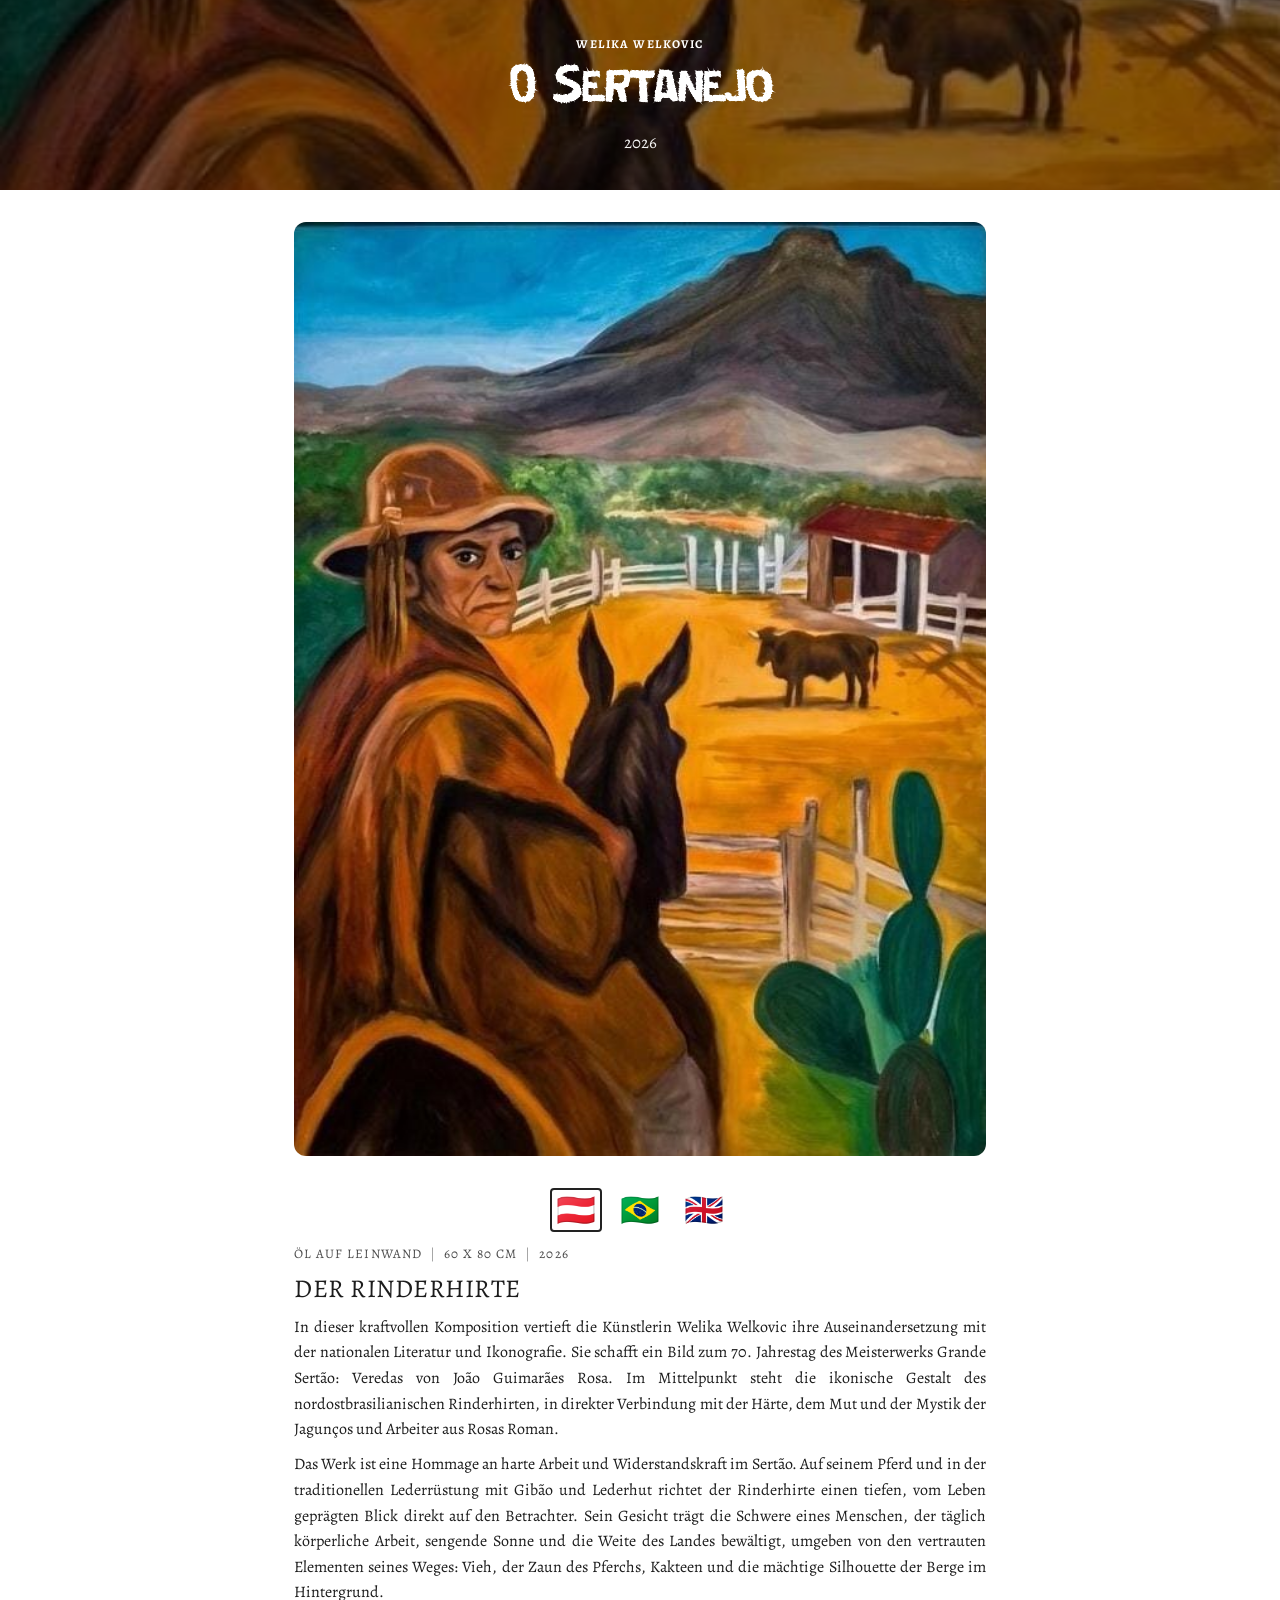
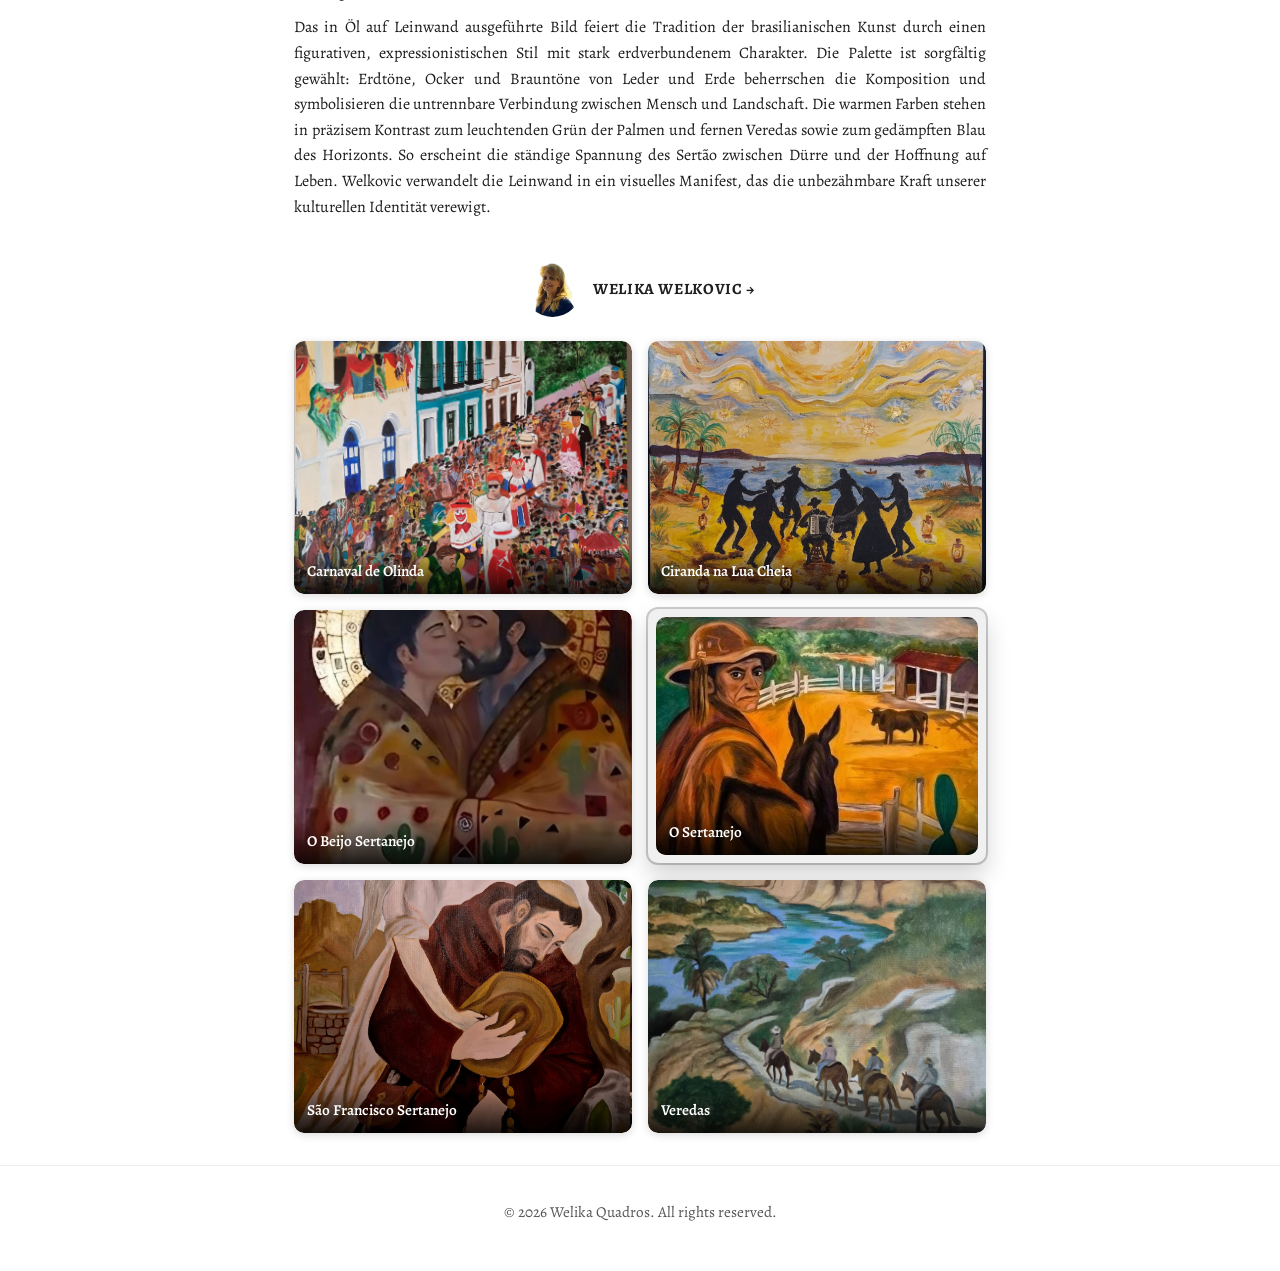
<file: docs/osertanejo.html>
<html>
    <head>
        <meta name="viewport" content="width=device-width, initial-scale=1.0">
        <link rel="stylesheet" href="style.css">
        <title>O Sertanejo</title>
    </head>
    <body>
        <header class="site-header" style="background-image: url('res/osertanejo.jpeg');">
            <div class="header-overlay"></div>
            <div class="header-content">
                <p class="eyebrow">Welika Welkovic</p>
                <h1>O Sertanejo</h1>
                <p class="subtitle">2026</p>
            </div>
        </header>

        <main>
            <img class="feature-image" src="res/osertanejo.jpeg" alt="O Sertanejo">

            <div class="country-selector" role="radiogroup" aria-label="Select a country">
                <div class="flag-column">
                    <input type="radio" id="country-de" name="country" value="de" checked aria-label="German">
                    <label for="country-de" aria-label="German">🇦🇹</label>

                    <input type="radio" id="country-br" name="country" value="br" aria-label="Brazil">
                    <label for="country-br" aria-label="Brazil">🇧🇷</label>

                    <input type="radio" id="country-en" name="country" value="en" aria-label="English">
                    <label for="country-en" aria-label="English">🇬🇧</label>
                </div>

                <div class="country-panels">
                    <div id="br" class="country-panel">
                        <p class="art-meta">
                            <span>Óleo sobre tela</span>
                            <span>60 x 80 cm</span>
                            <span>2026</span>
                        </p>
                        <p class="art-title">O SERTANEJO</p>
                        <p>Nesta vigorosa composição, a artista Welika Welkovic consolida sua imersão na literatura e na iconografia nacional ao conceber uma tela que celebra os 70 anos da obra-prima Grande Sertão: Veredas, de João Guimarães Rosa. A pintura coloca em primeiro plano a figura icônica do vaqueiro nordestino, traçando um paralelo direto com a crueza, a bravura e a mística dos jagunços e trabalhadores descritos no romance rosiano.</p>
                        <p>A obra é um tributo ao trabalho duro e à resiliência no sertão. Montado em sua montaria e vestindo a tradicional armadura de couro, o gibão e o chapéu de couro, o vaqueiro lança um olhar profundo e calejado diretamente para o espectador. Seu semblante carrega a gravidade de quem enfrenta diariamente a lida braçal, o sol causticante e a imensidão do território, cercado pelos elementos cotidianos de sua jornada: o gado, a cerca do curral, a vegetação de cactos e a imponente silhueta das montanhas ao fundo.</p>
                        <p>Executada na técnica de óleo sobre tela, a pintura exalta a tradição da arte brasileira por meio de um estilo figurativo expressionista de forte apelo telúrico. A paleta de cores é meticulosamente escolhida para valorizar a expressão do solo nacional: os tons terrosos, ocres e marrons do couro e da terra dominam a composição, simbolizando o amálgama indissociável entre o homem e a paisagem. Esses tons quentes são contrastados de forma precisa pelo verde vibrante da palma e das veredas distantes, além do azul sóbrio do horizonte, evocando a dualidade constante do sertão entre a aridez da seca e a promessa de vida e esperança. Welkovic transforma a tela em um manifesto visual que imortaliza a força indômita da nossa identidade cultural.</p>
                    </div>
                    <div id="en" class="country-panel">
                        <p class="art-meta">
                            <span>Oil on canvas</span>
                            <span>60 x 80 cm</span>
                            <span>2026</span>
                        </p>
                        <p class="art-title">CATTLEMAN</p>
                        <p>In this vigorous composition, artist Welika Welkovic deepens her immersion in national literature and iconography by creating a canvas that celebrates the 70th anniversary of the masterpiece Grande Sertao: Veredas by Joao Guimaraes Rosa. The painting places the iconic Northeastern cattleman in the foreground, drawing a direct parallel with the rawness, bravery, and mysticism of the jagunços and workers described in Rosa's novel.</p>
                        <p>The work pays tribute to hard work and resilience in the sertao. Mounted on his horse and wearing the traditional leather armor, gibao, and leather hat, the cattleman casts a deep and weathered gaze directly at the viewer. His expression carries the gravity of someone who faces manual labor, scorching sun, and the immensity of the territory every day, surrounded by the ordinary elements of his journey: cattle, the corral fence, cactus vegetation, and the imposing silhouette of the mountains in the distance.</p>
                        <p>Executed in oil on canvas, the painting celebrates the tradition of Brazilian art through a figurative Expressionist style with strong earthy appeal. The color palette is carefully chosen to honor the character of the national soil: earthy, ochre, and brown tones of leather and earth dominate the composition, symbolizing the inseparable bond between man and landscape. These warm tones are precisely contrasted by the vivid green of the palm and distant veredas, as well as the sober blue of the horizon, evoking the constant duality of the sertao between the aridity of drought and the promise of life and hope. Welkovic transforms the canvas into a visual manifesto that immortalizes the untamed strength of our cultural identity.</p>
                    </div>
                    <div id="de" class="country-panel">
                        <p class="art-meta">
                            <span>Öl auf Leinwand</span>
                            <span>60 x 80 cm</span>
                            <span>2026</span>
                        </p>
                        <p class="art-title">DER RINDERHIRTE</p>
                        <p>In dieser kraftvollen Komposition vertieft die Künstlerin Welika Welkovic ihre Auseinandersetzung mit der nationalen Literatur und Ikonografie. Sie schafft ein Bild zum 70. Jahrestag des Meisterwerks Grande Sertão: Veredas von João Guimarães Rosa. Im Mittelpunkt steht die ikonische Gestalt des nordostbrasilianischen Rinderhirten, in direkter Verbindung mit der Härte, dem Mut und der Mystik der Jagunços und Arbeiter aus Rosas Roman.</p>
                        <p>Das Werk ist eine Hommage an harte Arbeit und Widerstandskraft im Sertão. Auf seinem Pferd und in der traditionellen Lederrüstung mit Gibão und Lederhut richtet der Rinderhirte einen tiefen, vom Leben geprägten Blick direkt auf den Betrachter. Sein Gesicht trägt die Schwere eines Menschen, der täglich körperliche Arbeit, sengende Sonne und die Weite des Landes bewältigt, umgeben von den vertrauten Elementen seines Weges: Vieh, der Zaun des Pferchs, Kakteen und die mächtige Silhouette der Berge im Hintergrund.</p>
                        <p>Das in Öl auf Leinwand ausgeführte Bild feiert die Tradition der brasilianischen Kunst durch einen figurativen, expressionistischen Stil mit stark erdverbundenem Charakter. Die Palette ist sorgfältig gewählt: Erdtöne, Ocker und Brauntöne von Leder und Erde beherrschen die Komposition und symbolisieren die untrennbare Verbindung zwischen Mensch und Landschaft. Die warmen Farben stehen in präzisem Kontrast zum leuchtenden Grün der Palmen und fernen Veredas sowie zum gedämpften Blau des Horizonts. So erscheint die ständige Spannung des Sertão zwischen Dürre und der Hoffnung auf Leben. Welkovic verwandelt die Leinwand in ein visuelles Manifest, das die unbezähmbare Kraft unserer kulturellen Identität verewigt.</p>
                    </div>
                </div>
            </div>

            <a class="artist-card" href="index.html" aria-label="Read more about Welika Welkovic">
                <img src="res/welikaface.png" alt="Portrait of Welika Welkovic">
                <span>Welika Welkovic →</span>
            </a>

            <div class="image-grid">
                <a class="gallery-card" href="carnavaldeolinda.html">
                    <img src="res/carnavaldeolinda.jpeg" alt="Carnaval de Olinda">
                    <span class="card-label">Carnaval de Olinda</span>
                </a>
                <a class="gallery-card" href="cirandanaluacheia.html">
                    <img src="res/cirandanaluacheia.jpeg" alt="Ciranda na Lua Cheia">
                    <span class="card-label">Ciranda na Lua Cheia</span>
                </a>
                <a class="gallery-card" href="obeijosertanejo.html">
                    <img src="res/obeijosertanejo.jpeg" alt="O Beijo Sertanejo">
                    <span class="card-label">O Beijo Sertanejo</span>
                </a>
                <a class="gallery-card active" aria-current="page" href="#" onclick="return false;">
                    <img src="res/osertanejo.jpeg" alt="O Sertanejo">
                    <span class="card-label">O Sertanejo</span>
                </a>
                <a class="gallery-card" href="saofranciscosertanejo.html">
                    <img src="res/saofranciscosertanejo.jpeg" alt="São Francisco Sertanejo">
                    <span class="card-label">São Francisco Sertanejo</span>
                </a>
                <a class="gallery-card" href="veredas.html">
                    <img src="res/veredas.jpeg" alt="Veredas">
                    <span class="card-label">Veredas</span>
                </a>
            </div>
        </main>

        <footer class="site-footer">
            <p>© 2026 Welika Quadros. All rights reserved.</p>
        </footer>
    </body>
</html>
</file>
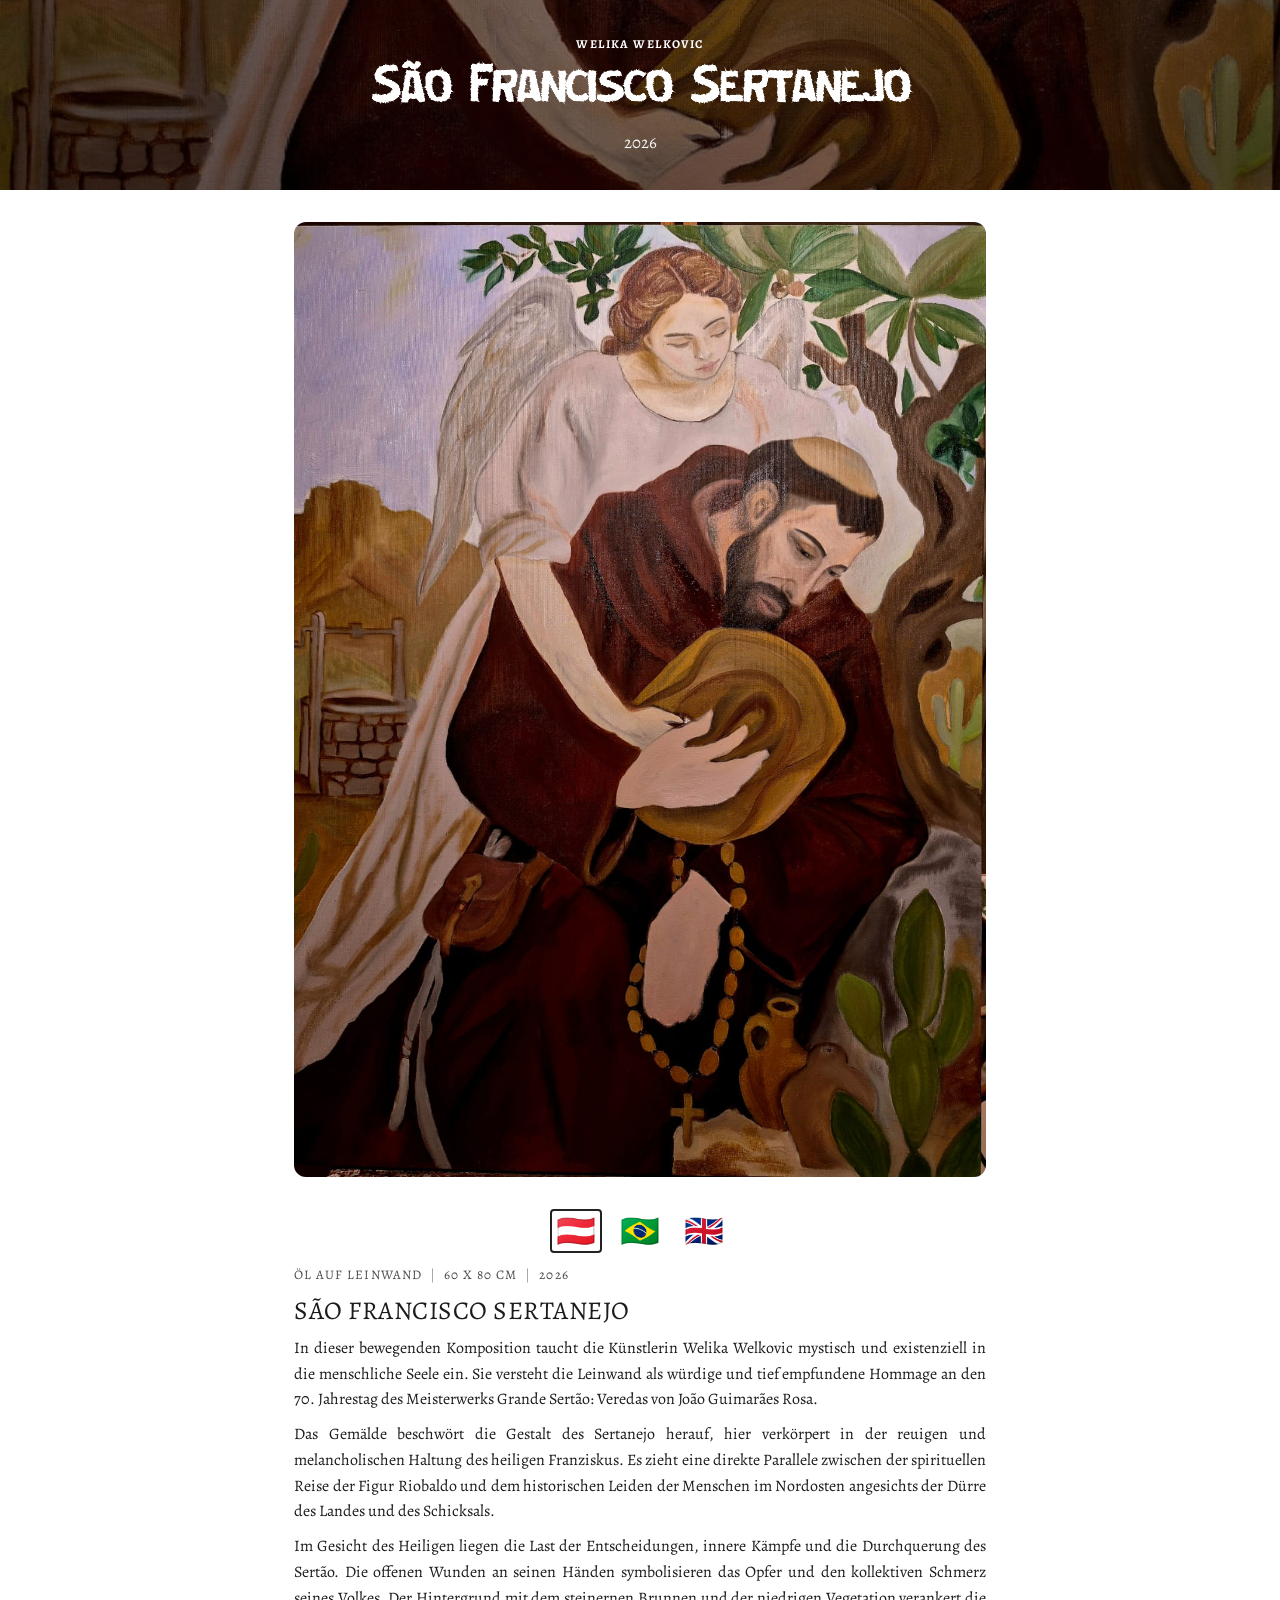
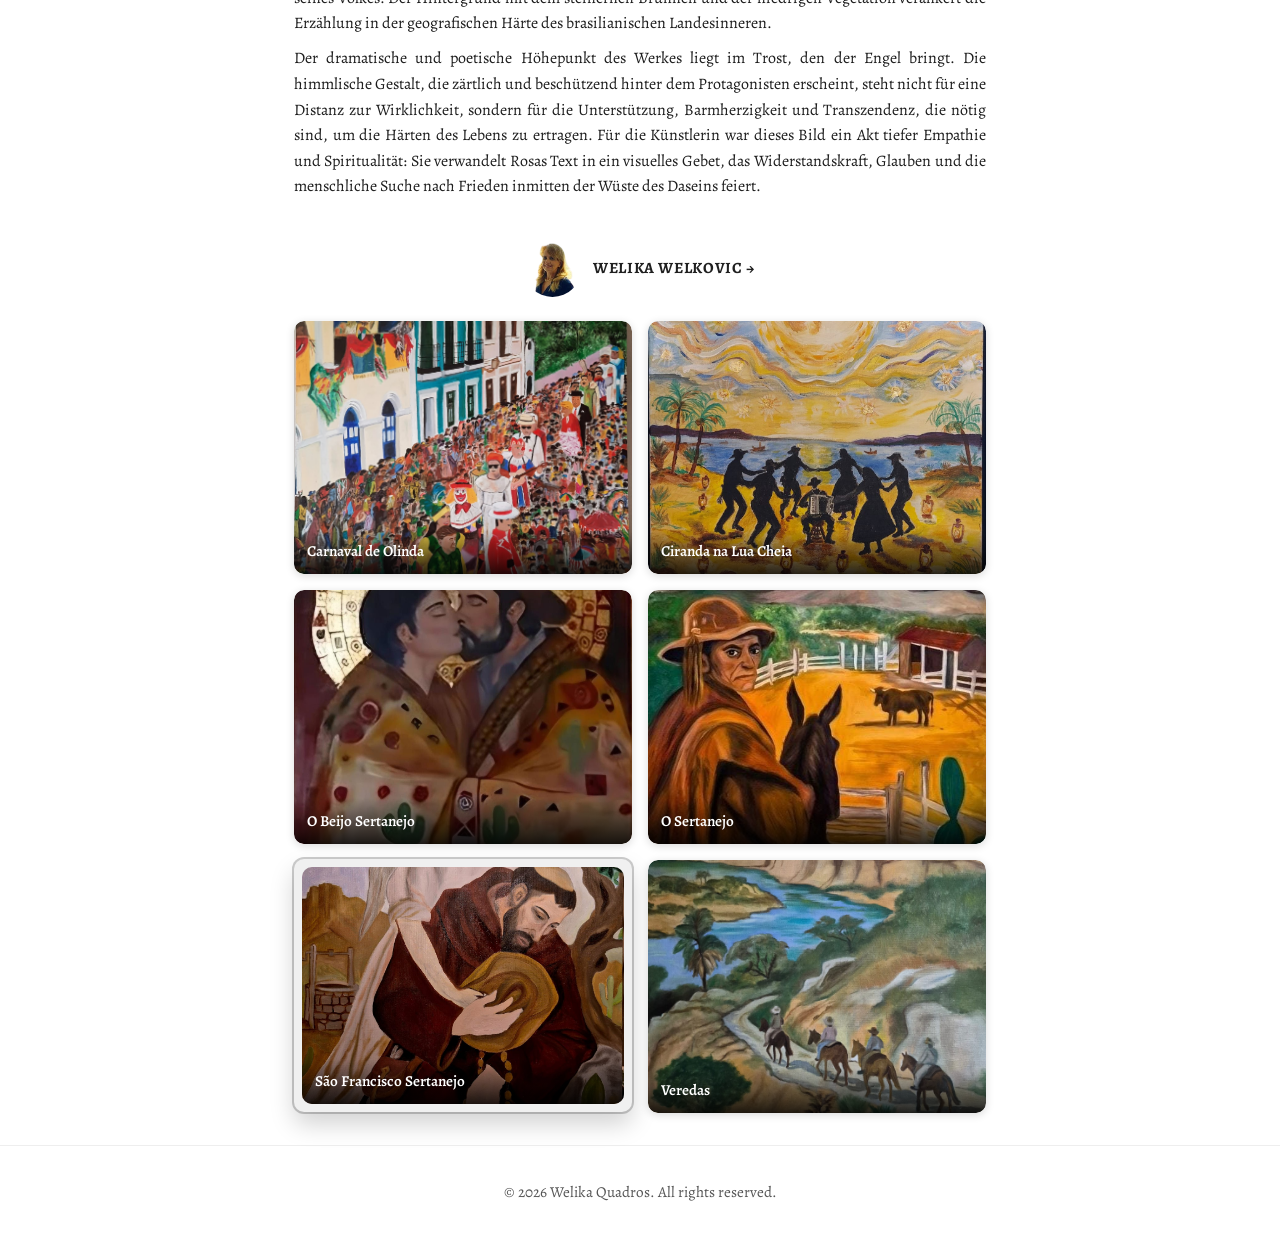
<file: docs/saofranciscosertanejo.html>
<html>
    <head>
        <meta name="viewport" content="width=device-width, initial-scale=1.0">
        <link rel="stylesheet" href="style.css">
        <title>São Francisco Sertanejo</title>
    </head>
    <body>
        <header class="site-header" style="background-image: url('res/saofranciscosertanejo.jpeg');">
            <div class="header-overlay"></div>
            <div class="header-content">
                <p class="eyebrow">Welika Welkovic</p>
                <h1>São Francisco Sertanejo</h1>
                <p class="subtitle">2026</p>
            </div>
        </header>

        <main>
            <img class="feature-image" src="res/saofranciscosertanejo.jpeg" alt="São Francisco Sertanejo">

            <div class="country-selector" role="radiogroup" aria-label="Select a country">
                <div class="flag-column">
                    <input type="radio" id="country-de" name="country" value="de" checked aria-label="German">
                    <label for="country-de" aria-label="German">🇦🇹</label>

                    <input type="radio" id="country-br" name="country" value="br" aria-label="Brazil">
                    <label for="country-br" aria-label="Brazil">🇧🇷</label>

                    <input type="radio" id="country-en" name="country" value="en" aria-label="English">
                    <label for="country-en" aria-label="English">🇬🇧</label>
                </div>

                <div class="country-panels">
                    <div id="br" class="country-panel">
                        <p class="art-meta">
                            <span>Óleo sobre tela</span>
                            <span>60 x 80 cm</span>
                            <span>2026</span>
                        </p>
                        <p class="art-title">SÃO FRANCISCO SERTANEJO</p>
                        <p>Nesta comovente composição, a artista Welika Welkovic promove um mergulho místico e existencial na alma humana, concebendo a tela como uma justa e profunda homenagem aos 70 anos da obra-prima Grande Sertão: Veredas, de João Guimarães Rosa.</p>
                        <p>A pintura evoca a figura do sertanejo, encarnada aqui na postura penitente e melancólica de São Francisco, traçando um paralelo direto entre a jornada espiritual do personagem Riobaldo e o histórico sofrimento do povo nordestino diante da aridez da terra e do destino.</p>
                        <p>O santo carrega no semblante o peso das escolhas, das batalhas internas e da travessia pelo sertão, com as chagas abertas nas mãos simbolizando o sacrifício e a dor coletiva de sua gente. O cenário ao fundo, marcado pelo poço de pedra e pela vegetação rasteira, ancora a narrativa na crueza geográfica do interior brasileiro.</p>
                        <p>O ápice dramático e poético da obra reside no consolo trazido pelo anjo. A figura celestial, que surge terna e protetora por trás do protagonista, não representa um distanciamento da realidade, mas sim o amparo, a misericórdia e a transcendência necessárias para suportar as agruras da vida. Para a artista, pintar esta obra foi um exercício de profunda empatia e espiritualidade, transformando o texto rosiano em uma prece visual que celebra a resiliência, a fé e a busca humana pela paz em meio ao deserto da existência.</p>
                    </div>
                    <div id="en" class="country-panel">
                        <p class="art-meta">
                            <span>Oil on canvas</span>
                            <span>60 x 80 cm</span>
                            <span>2026</span>
                        </p>
                        <p class="art-title">SÃO FRANCISCO SERTANEJO</p>
                        <p>In this moving composition, artist Welika Welkovic takes a mystical and existential plunge into the human soul, conceiving the canvas as a fitting and profound tribute to the 70th anniversary of the masterpiece Grande Sertao: Veredas by Joao Guimaraes Rosa.</p>
                        <p>The painting evokes the figure of the sertanejo, embodied here in the penitent and melancholy posture of Saint Francis, drawing a direct parallel between the spiritual journey of the character Riobaldo and the historic suffering of the Northeastern people in the face of the aridity of land and destiny.</p>
                        <p>The saint carries on his face the weight of choices, inner battles, and the crossing through the sertao, with the open wounds on his hands symbolizing the sacrifice and collective pain of his people. The background, marked by the stone well and low vegetation, anchors the narrative in the geographic rawness of the Brazilian interior.</p>
                        <p>The dramatic and poetic climax of the work lies in the consolation brought by the angel. The celestial figure, appearing tender and protective behind the protagonist, does not represent a distance from reality, but rather the support, mercy, and transcendence necessary to endure life's hardships. For the artist, painting this work was an exercise in profound empathy and spirituality, transforming Rosa's text into a visual prayer that celebrates resilience, faith, and the human search for peace amid the desert of existence.</p>
                    </div>
                    <div id="de" class="country-panel">
                        <p class="art-meta">
                            <span>Öl auf Leinwand</span>
                            <span>60 x 80 cm</span>
                            <span>2026</span>
                        </p>
                        <p class="art-title">SÃO FRANCISCO SERTANEJO</p>
                        <p>In dieser bewegenden Komposition taucht die Künstlerin Welika Welkovic mystisch und existenziell in die menschliche Seele ein. Sie versteht die Leinwand als würdige und tief empfundene Hommage an den 70. Jahrestag des Meisterwerks Grande Sertão: Veredas von João Guimarães Rosa.</p>
                        <p>Das Gemälde beschwört die Gestalt des Sertanejo herauf, hier verkörpert in der reuigen und melancholischen Haltung des heiligen Franziskus. Es zieht eine direkte Parallele zwischen der spirituellen Reise der Figur Riobaldo und dem historischen Leiden der Menschen im Nordosten angesichts der Dürre des Landes und des Schicksals.</p>
                        <p>Im Gesicht des Heiligen liegen die Last der Entscheidungen, innere Kämpfe und die Durchquerung des Sertão. Die offenen Wunden an seinen Händen symbolisieren das Opfer und den kollektiven Schmerz seines Volkes. Der Hintergrund mit dem steinernen Brunnen und der niedrigen Vegetation verankert die Erzählung in der geografischen Härte des brasilianischen Landesinneren.</p>
                        <p>Der dramatische und poetische Höhepunkt des Werkes liegt im Trost, den der Engel bringt. Die himmlische Gestalt, die zärtlich und beschützend hinter dem Protagonisten erscheint, steht nicht für eine Distanz zur Wirklichkeit, sondern für die Unterstützung, Barmherzigkeit und Transzendenz, die nötig sind, um die Härten des Lebens zu ertragen. Für die Künstlerin war dieses Bild ein Akt tiefer Empathie und Spiritualität: Sie verwandelt Rosas Text in ein visuelles Gebet, das Widerstandskraft, Glauben und die menschliche Suche nach Frieden inmitten der Wüste des Daseins feiert.</p>
                    </div>
                </div>
            </div>

            <a class="artist-card" href="index.html" aria-label="Read more about Welika Welkovic">
                <img src="res/welikaface.png" alt="Portrait of Welika Welkovic">
                <span>Welika Welkovic →</span>
            </a>

            <div class="image-grid">
                <a class="gallery-card" href="carnavaldeolinda.html">
                    <img src="res/carnavaldeolinda.jpeg" alt="Carnaval de Olinda">
                    <span class="card-label">Carnaval de Olinda</span>
                </a>
                <a class="gallery-card" href="cirandanaluacheia.html">
                    <img src="res/cirandanaluacheia.jpeg" alt="Ciranda na Lua Cheia">
                    <span class="card-label">Ciranda na Lua Cheia</span>
                </a>
                <a class="gallery-card" href="obeijosertanejo.html">
                    <img src="res/obeijosertanejo.jpeg" alt="O Beijo Sertanejo">
                    <span class="card-label">O Beijo Sertanejo</span>
                </a>
                <a class="gallery-card" href="osertanejo.html">
                    <img src="res/osertanejo.jpeg" alt="O Sertanejo">
                    <span class="card-label">O Sertanejo</span>
                </a>
                <a class="gallery-card active" aria-current="page" href="#" onclick="return false;">
                    <img src="res/saofranciscosertanejo.jpeg" alt="São Francisco Sertanejo">
                    <span class="card-label">São Francisco Sertanejo</span>
                </a>
                <a class="gallery-card" href="veredas.html">
                    <img src="res/veredas.jpeg" alt="Veredas">
                    <span class="card-label">Veredas</span>
                </a>
            </div>
        </main>

        <footer class="site-footer">
            <p>© 2026 Welika Quadros. All rights reserved.</p>
        </footer>
    </body>
</html>
</file>
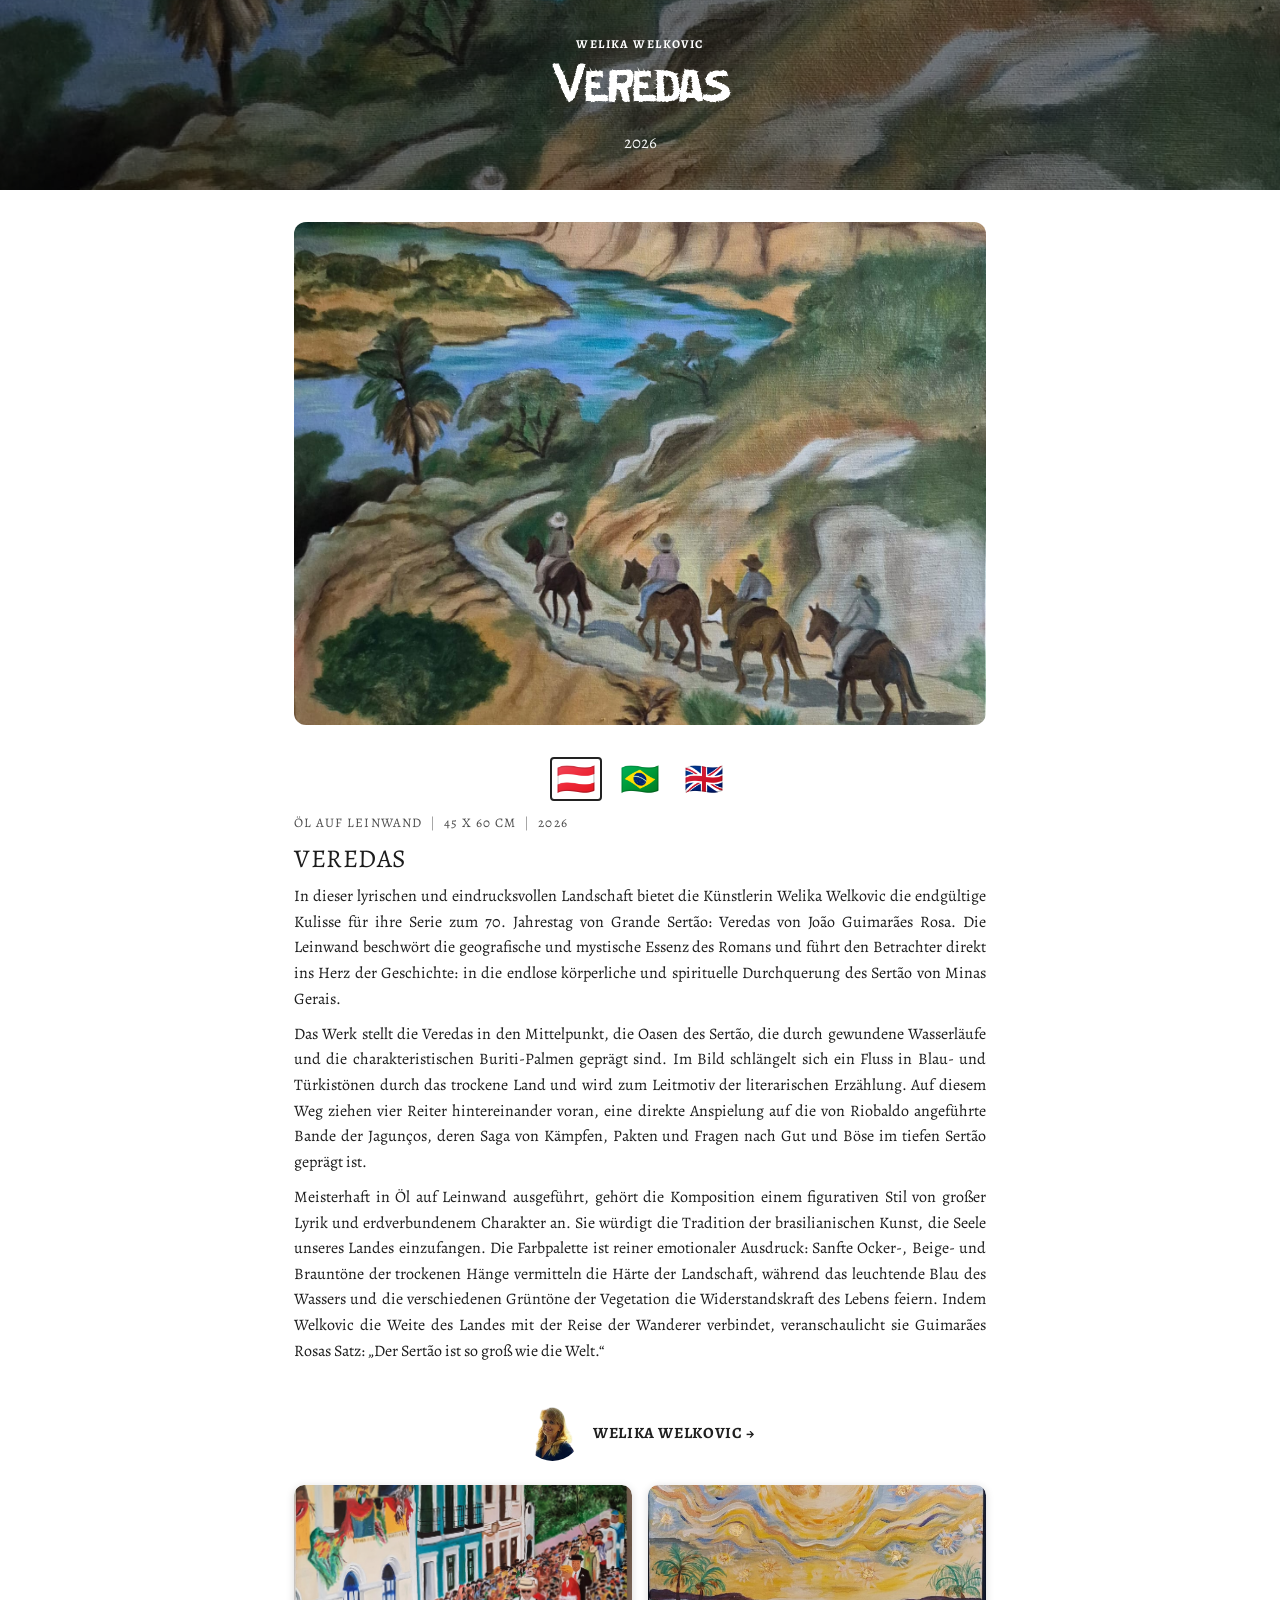
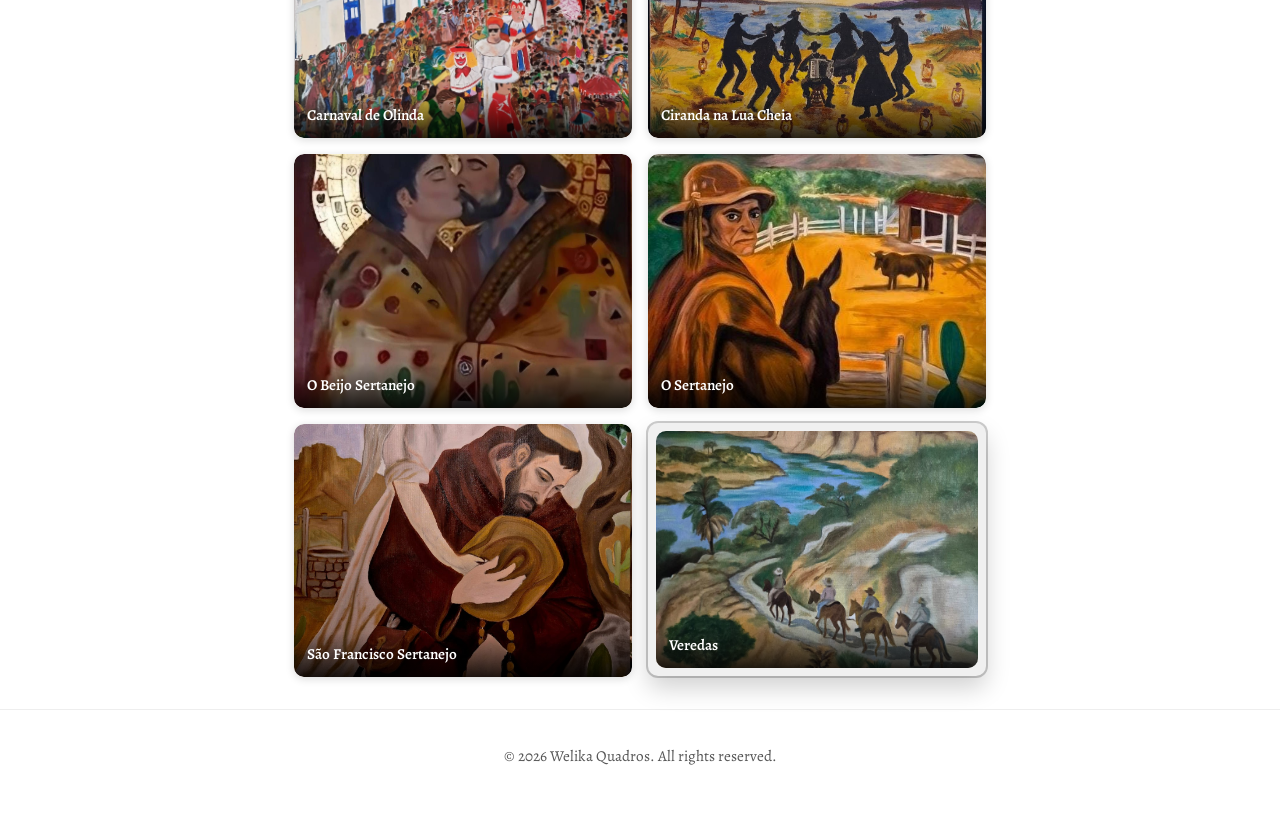
<file: docs/veredas.html>
<html>
    <head>
        <meta name="viewport" content="width=device-width, initial-scale=1.0">
        <link rel="stylesheet" href="style.css">
        <title>Veredas</title>
    </head>
    <body>
        <header class="site-header" style="background-image: url('res/veredas.jpeg');">
            <div class="header-overlay"></div>
            <div class="header-content">
                <p class="eyebrow">Welika Welkovic</p>
                <h1>Veredas</h1>
                <p class="subtitle">2026</p>
            </div>
        </header>

        <main>
            <img class="feature-image" src="res/veredas.jpeg" alt="Veredas">

            <div class="country-selector" role="radiogroup" aria-label="Select a country">
                <div class="flag-column">
                    <input type="radio" id="country-de" name="country" value="de" checked aria-label="German">
                    <label for="country-de" aria-label="German">🇦🇹</label>

                    <input type="radio" id="country-br" name="country" value="br" aria-label="Brazil">
                    <label for="country-br" aria-label="Brazil">🇧🇷</label>

                    <input type="radio" id="country-en" name="country" value="en" aria-label="English">
                    <label for="country-en" aria-label="English">🇬🇧</label>
                </div>

                <div class="country-panels">
                    <div id="br" class="country-panel">
                        <p class="art-meta">
                            <span>Óleo sobre tela</span>
                            <span>45 x 60 cm</span>
                            <span>2026</span>
                        </p>
                        <p class="art-title">VEREDAS</p>
                        <p>Nesta lírica e imponente paisagem, a artista Welika Welkovic oferece o cenário definitivo para a sua série em celebração aos 70 anos de Grande Sertão: Veredas, de João Guimarães Rosa. A tela evoca a essência geográfica e mística do romance, conduzindo o espectador diretamente para o coração da história: a interminável travessia física e espiritual pelo sertão de Minas Gerais.</p>
                        <p>A obra destaca com protagonismo as veredas, os oásis sertanejos caracterizados pelo curso d'água sinuoso e pela presença marcante dos buritis. Na pintura, o rio em tons de azul e turquesa serpenteia a terra árida, funcionando como o fio condutor da narrativa literária. É por esse caminho que quatro cavaleiros avançam em fila, alusão direta ao bando de jagunços liderado por Riobaldo, cuja saga é marcada por batalhas, pactos e questionamentos sobre o bem e o mal ao longo do sertão profundo.</p>
                        <p>Executada com primor na técnica de óleo sobre tela, a composição filia-se a um estilo figurativo de forte lirismo e caráter telúrico, valorizando a tradição da arte brasileira em capturar a alma do nosso território. A paleta de cores é um elemento de pura expressão emocional: os tons suaves de ocre, bege e marrom das encostas áridas traduzem a crueza da paisagem, enquanto o azul luminoso das águas e os variados tons de verde da vegetação celebram a resistência da vida. Ao harmonizar a imensidão da terra com a jornada dos viajantes, Welkovic sintetiza visualmente a máxima de Guimarães Rosa: "o sertão é do tamanho do mundo".</p>
                    </div>
                    <div id="en" class="country-panel">
                        <p class="art-meta">
                            <span>Oil on canvas</span>
                            <span>45 x 60 cm</span>
                            <span>2026</span>
                        </p>
                        <p class="art-title">VEREDAS</p>
                        <p>In this lyrical and imposing landscape, artist Welika Welkovic offers the definitive setting for her series celebrating the 70th anniversary of Grande Sertao: Veredas by Joao Guimaraes Rosa. The canvas evokes the geographic and mystical essence of the novel, leading the viewer directly to the heart of the story: the endless physical and spiritual crossing through the sertao of Minas Gerais.</p>
                        <p>The work gives prominence to the veredas, the sertao oases characterized by winding waterways and the distinctive presence of buriti palms. In the painting, a river in shades of blue and turquoise winds through the arid land, serving as the guiding thread of the literary narrative. Along this path, four riders advance in single file, a direct allusion to the band of jagunços led by Riobaldo, whose saga is marked by battles, pacts, and questions about good and evil across the deep sertao.</p>
                        <p>Executed masterfully in oil on canvas, the composition belongs to a figurative style of strong lyricism and earthy character, honoring the tradition of Brazilian art in capturing the soul of our territory. The color palette is an element of pure emotional expression: soft ochre, beige, and brown tones of the arid slopes convey the rawness of the landscape, while the luminous blue of the waters and varied greens of the vegetation celebrate the resilience of life. By harmonizing the immensity of the land with the travelers' journey, Welkovic visually distills Guimaraes Rosa's maxim: "the sertao is the size of the world."</p>
                    </div>
                    <div id="de" class="country-panel">
                        <p class="art-meta">
                            <span>Öl auf Leinwand</span>
                            <span>45 x 60 cm</span>
                            <span>2026</span>
                        </p>
                        <p class="art-title">VEREDAS</p>
                        <p>In dieser lyrischen und eindrucksvollen Landschaft bietet die Künstlerin Welika Welkovic die endgültige Kulisse für ihre Serie zum 70. Jahrestag von Grande Sertão: Veredas von João Guimarães Rosa. Die Leinwand beschwört die geografische und mystische Essenz des Romans und führt den Betrachter direkt ins Herz der Geschichte: in die endlose körperliche und spirituelle Durchquerung des Sertão von Minas Gerais.</p>
                        <p>Das Werk stellt die Veredas in den Mittelpunkt, die Oasen des Sertão, die durch gewundene Wasserläufe und die charakteristischen Buriti-Palmen geprägt sind. Im Bild schlängelt sich ein Fluss in Blau- und Türkistönen durch das trockene Land und wird zum Leitmotiv der literarischen Erzählung. Auf diesem Weg ziehen vier Reiter hintereinander voran, eine direkte Anspielung auf die von Riobaldo angeführte Bande der Jagunços, deren Saga von Kämpfen, Pakten und Fragen nach Gut und Böse im tiefen Sertão geprägt ist.</p>
                        <p>Meisterhaft in Öl auf Leinwand ausgeführt, gehört die Komposition einem figurativen Stil von großer Lyrik und erdverbundenem Charakter an. Sie würdigt die Tradition der brasilianischen Kunst, die Seele unseres Landes einzufangen. Die Farbpalette ist reiner emotionaler Ausdruck: Sanfte Ocker-, Beige- und Brauntöne der trockenen Hänge vermitteln die Härte der Landschaft, während das leuchtende Blau des Wassers und die verschiedenen Grüntöne der Vegetation die Widerstandskraft des Lebens feiern. Indem Welkovic die Weite des Landes mit der Reise der Wanderer verbindet, veranschaulicht sie Guimarães Rosas Satz: „Der Sertão ist so groß wie die Welt.“</p>
                    </div>
                </div>
            </div>

            <a class="artist-card" href="index.html" aria-label="Read more about Welika Welkovic">
                <img src="res/welikaface.png" alt="Portrait of Welika Welkovic">
                <span>Welika Welkovic →</span>
            </a>

            <div class="image-grid">
                <a class="gallery-card" href="carnavaldeolinda.html">
                    <img src="res/carnavaldeolinda.jpeg" alt="Carnaval de Olinda">
                    <span class="card-label">Carnaval de Olinda</span>
                </a>
                <a class="gallery-card" href="cirandanaluacheia.html">
                    <img src="res/cirandanaluacheia.jpeg" alt="Ciranda na Lua Cheia">
                    <span class="card-label">Ciranda na Lua Cheia</span>
                </a>
                <a class="gallery-card" href="obeijosertanejo.html">
                    <img src="res/obeijosertanejo.jpeg" alt="O Beijo Sertanejo">
                    <span class="card-label">O Beijo Sertanejo</span>
                </a>
                <a class="gallery-card" href="osertanejo.html">
                    <img src="res/osertanejo.jpeg" alt="O Sertanejo">
                    <span class="card-label">O Sertanejo</span>
                </a>
                <a class="gallery-card" href="saofranciscosertanejo.html">
                    <img src="res/saofranciscosertanejo.jpeg" alt="São Francisco Sertanejo">
                    <span class="card-label">São Francisco Sertanejo</span>
                </a>
                <a class="gallery-card active" aria-current="page" href="#" onclick="return false;">
                    <img src="res/veredas.jpeg" alt="Veredas">
                    <span class="card-label">Veredas</span>
                </a>
            </div>
        </main>

        <footer class="site-footer">
            <p>© 2026 Welika Quadros. All rights reserved.</p>
        </footer>
    </body>
</html>
</file>
<file: docs/style.css>
@import url('https://fonts.googleapis.com/css2?family=Alegreya:wght@400;500;600;700&display=swap');

@font-face {
    font-family: 'Cordelina';
    src: url('res/cordelina-font.otf') format('opentype');
    font-display: swap;
}

* {
    box-sizing: border-box;
}

html {
    font-family: 'Alegreya', Georgia, serif;
    line-height: 1.5;
}

body {
    margin: 0;
    padding: 0;
    color: #222;
    background-color: #fff;
    display: flex;
    flex-direction: column;
    align-items: center;
}

header, footer {
    width: 100%;
}

main {
    width: 100%;
    min-width: 0;
    padding: 2rem;
    max-width: 20cm;
}

.feature-image {
    display: block;
    width: 100%;
    height: auto;
    margin: 0 0 2rem;
    border-radius: 12px;
}

.site-header {
    position: relative;
    min-height: 190px;
    display: flex;
    align-items: center;
    justify-content: center;
    padding: 1.5rem 2rem;
    background-image: url('res/obeijosertanejo.jpeg');
    background-size: cover;
    background-position: center;
    overflow: hidden;
}

.header-overlay {
    position: absolute;
    inset: 0;
    background: rgba(0, 0, 0, 0.45);
}

.header-content {
    position: relative;
    z-index: 1;
    text-align: center;
    color: #fff;
    max-width: 700px;
}

.eyebrow {
    margin: 0 0 0.5rem;
    text-transform: uppercase;
    letter-spacing: 0.12em;
    font-size: 0.75rem;
    font-weight: 700;
}

.header-content h1 {
    margin: 0;
    font-family: 'Cordelina', Georgia, serif;
    font-size: clamp(2.2rem, 4vw, 4rem);
    line-height: 1.1;
}

.subtitle {
    margin: 0.75rem 0 0;
    font-size: 1.05rem;
    color: rgba(255, 255, 255, 0.95);
}

.country-selector {
    display: block;
    width: 100%;
    margin-bottom: 2rem;
}

.flag-column {
    display: flex;
    flex-direction: row;
    justify-content: center;
    align-items: center;
    flex-wrap: wrap;
    gap: 0.75rem;
    width: 100%;
    margin-bottom: 0.75rem;
}

.country-selector input {
    display: none;
}

.country-selector label {
    display: block;
    cursor: pointer;
    padding: 0.25rem;
    font-size: 2rem;
    line-height: 1;
    border: 2px solid transparent;
    border-radius: 0.25rem;
    width: fit-content;
}

.country-selector input:checked + label {
    border-color: #222;
}

.country-selector input:focus-visible + label {
    outline: 2px solid #246bfd;
    outline-offset: 2px;
}

.country-panels {
    width: 100%;
    min-width: 0;
}

.country-panel {
    display: none;
    width: 100%;
    line-height: 1.6;
    color: #1c1c1c;
}

.country-panel p:not(.bio-title):not(.art-title) {
    margin: 0;
    text-align: justify;
}

.country-panel p + p,
.country-panel .bio-title + p,
.country-panel p + .bio-title,
.country-panel .art-title + p,
.country-panel p + .art-title {
    padding-top: 0.6rem;
}

.bio-title,
.art-title {
    text-align: left;
}

.bio-title {
    margin: 0.5rem 0 0;
    font-size: 1.15rem;
    line-height: 1.3;
    text-align: left;
}

.art-title {
    margin: 0;
    font-size: clamp(1.2rem, 2vw, 1.8rem);
    line-height: 1.2;
    letter-spacing: 0.02em;
    text-transform: uppercase;
    text-align: left;
}

.header-content h1 {
    text-align: center;
}

.art-meta {
    display: flex;
    flex-wrap: wrap;
    align-items: center;
    gap: 0.5rem;
    font-size: 0.82rem;
    letter-spacing: 0.08em;
    text-transform: uppercase;
    color: #4a4a4a;
}

.art-meta span + span::before {
    content: "|";
    margin-right: 0.5rem;
    color: rgba(34, 34, 34, 0.45);
}

.country-panel-portrait {
    float: right;
    width: min(5cm, 40%);
    max-width: 5cm;
    margin: 0 0 0.5rem 1rem;
    line-height: 0;
    shape-outside: inset(0 round 0.5rem);
}

.country-panel-portrait img {
    display: block;
    width: 100%;
    height: auto;
    object-fit: contain;
    vertical-align: bottom;
}

.country-selector:has(#country-br:checked) .country-panel#br,
.country-selector:has(#country-en:checked) .country-panel#en,
.country-selector:has(#country-de:checked) .country-panel#de {
    display: block;
}

.country-selector:has(.country-panel-portrait) .country-panel-portrait {
    float: right;
    margin: 0 0 0 1rem;
    shape-outside: inset(0 0 0 0 round 0.5rem);
}

.social-links {
    display: flex;
    justify-content: center;
    align-items: center;
    flex-wrap: wrap;
    gap: 0.75rem;
    margin: 0 auto 2rem;
}

.artist-card {
    position: relative;
    display: flex;
    align-items: center;
    justify-content: center;
    gap: 0.75rem;
    width: fit-content;
    max-width: 100%;
    margin: 0 auto 1rem;
    padding: 0.5rem 2.5rem;
    background-size: cover;
    background-position: center;
    background-color: rgba(255, 255, 255, 0.45);
    text-decoration: none;
    color: #1f1f1f;
    transition: transform 0.2s ease, box-shadow 0.2s ease;
    overflow: hidden;
    isolation: isolate;
    border-radius: 16px;
}

.artist-card::before {
    content: "";
    position: absolute;
    inset: 0;
    background: rgba(255, 255, 255, 0.52);
    backdrop-filter: blur(2px);
    -webkit-backdrop-filter: blur(2px);
    z-index: -1;
}

.artist-card:hover {
    transform: translateY(-1px);
    box-shadow: 0 12px 26px rgba(0, 0, 0, 0.16);
}

.artist-card img {
    width: 1.5cm;
    height: 1.5cm;
    object-fit: cover;
    border-radius: 50%;
    flex-shrink: 0;
}

.artist-card span {
    font-size: 0.98rem;
    font-weight: 700;
    letter-spacing: 0.04em;
    text-transform: uppercase;
    color: #1f1f1f;
    text-shadow: none;
}

.social-card {
    display: flex;
    align-items: center;
    justify-content: center;
    gap: 0.7rem;
    width: fit-content;
    max-width: 100%;
    margin: 0;
    padding: 0.7rem 1.15rem;
    border-radius: 999px;
    background: rgba(255, 255, 255, 0.6);
    border: 1px solid rgba(0, 0, 0, 0.08);
    box-shadow: 0 6px 18px rgba(0, 0, 0, 0.06);
    text-decoration: none;
    color: #1f1f1f;
    font-weight: 700;
    letter-spacing: 0.02em;
    transition: transform 0.2s ease, box-shadow 0.2s ease;
}

.social-card:hover {
    transform: translateY(-1px);
    box-shadow: 0 12px 26px rgba(0, 0, 0, 0.16);
}

.social-card svg {
    width: 2.8rem;
    height: 2.8rem;
    color: #1f1f1f;
    display: block;
}

.image-grid {
    display: grid;
    grid-template-columns: repeat(2, minmax(0, 1fr));
    gap: 1rem;
    width: 100%;
}

.gallery-card {
    position: relative;
    display: block;
    text-decoration: none;
    width: 100%;
    aspect-ratio: 4 / 3;
    overflow: hidden;
    border-radius: 10px;
    background: #f0f0f0;
    box-shadow: 0 2px 8px rgba(0, 0, 0, 0.15);
}

.gallery-card img {
    display: block;
    width: 100%;
    height: 100%;
    object-fit: cover;
    border-radius: 10px;
    transition: transform 0.2s ease;
}

.gallery-card:hover img {
    transform: scale(1.02);
}

.gallery-card .card-label {
    position: absolute;
    left: 0;
    right: 0;
    bottom: 0;
    padding: 0.7rem 0.8rem;
    background: linear-gradient(to top, rgba(0, 0, 0, 0.8), transparent);
    color: #fff;
    font-family: 'Alegreya', Georgia, serif;
    font-weight: 600;
    font-size: 0.95rem;
    border-bottom-left-radius: 10px;
    border-bottom-right-radius: 10px;
}

.gallery-card.active {
    pointer-events: none;
    box-shadow: 0 0 0 2px rgba(0, 0, 0, 0.2), 0 12px 25px rgba(0, 0, 0, 0.18);
    transform: translateY(-1px);
    border: 8px solid transparent;
    box-sizing: border-box;
}

.site-footer {
    padding: 1.25rem 2rem 2rem;
    text-align: center;
    color: #555;
    font-size: 0.95rem;
    border-top: 1px solid #eee;
}
</file>
